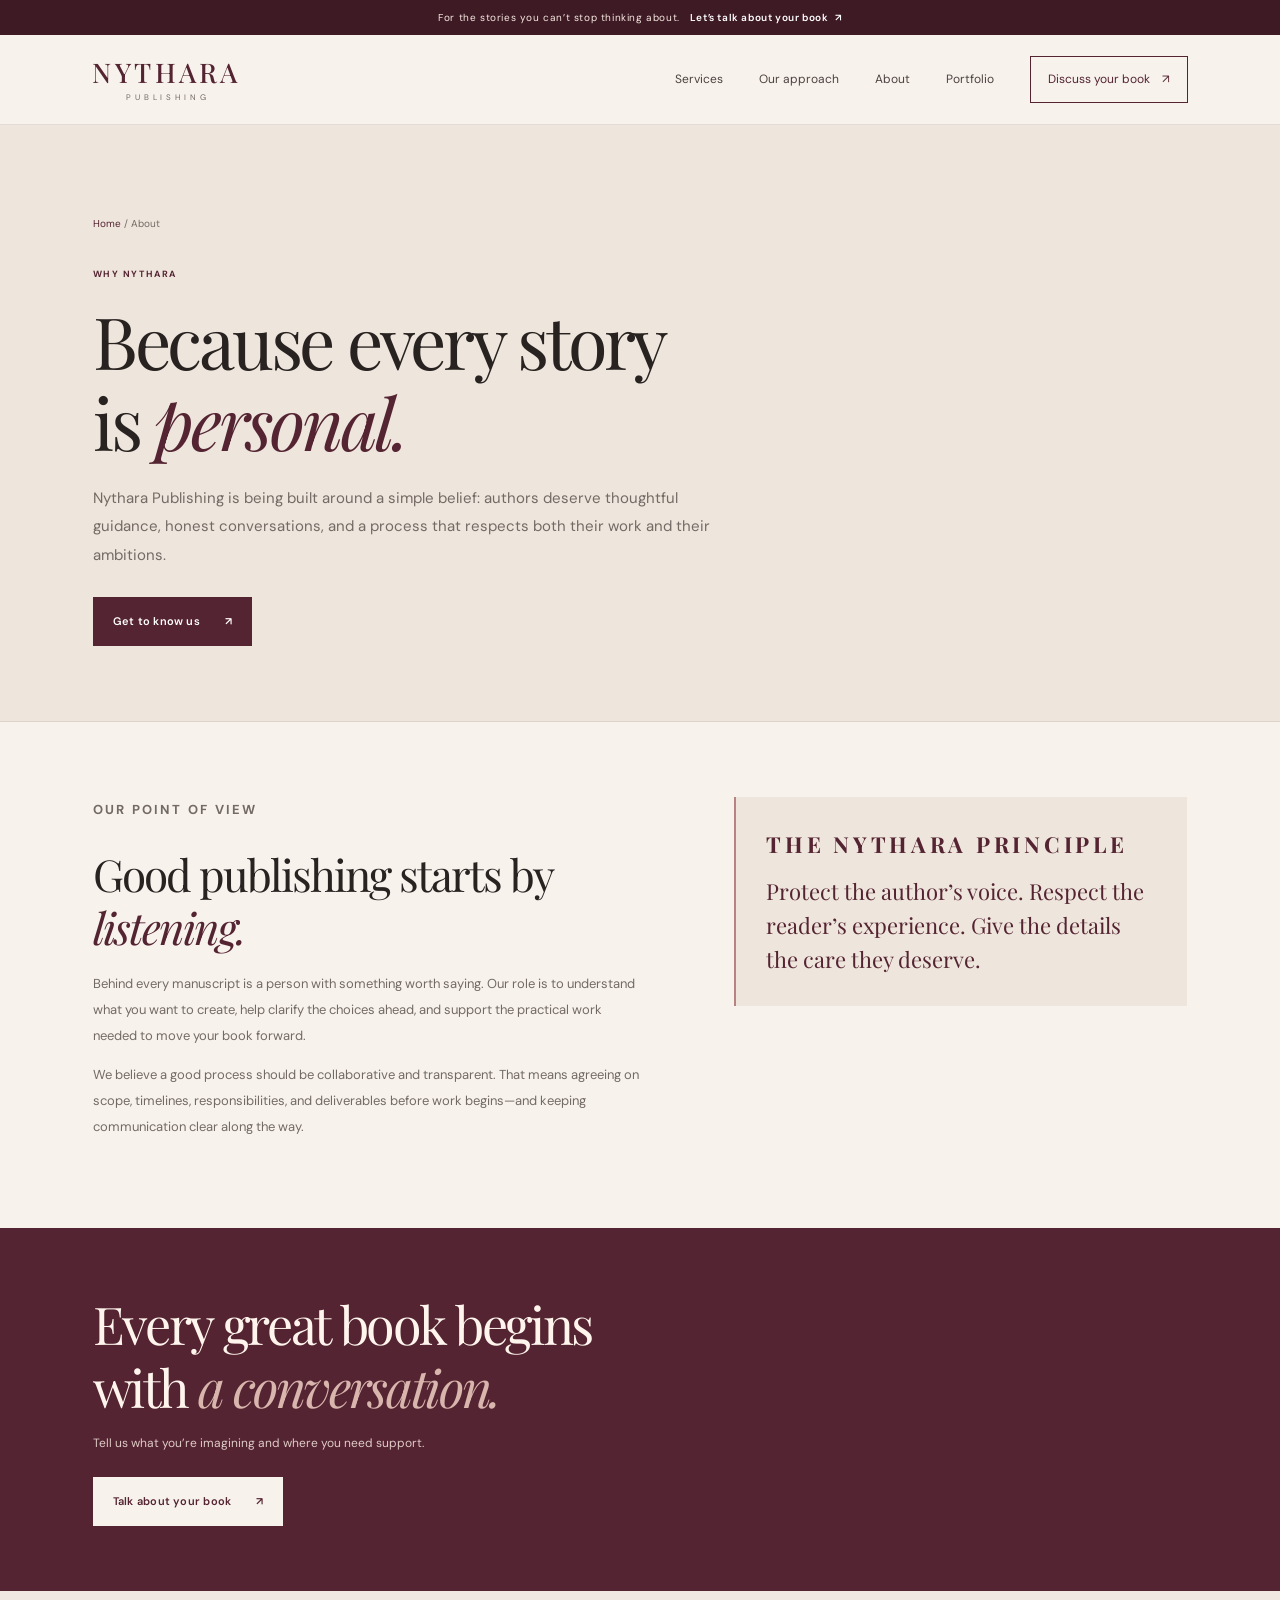
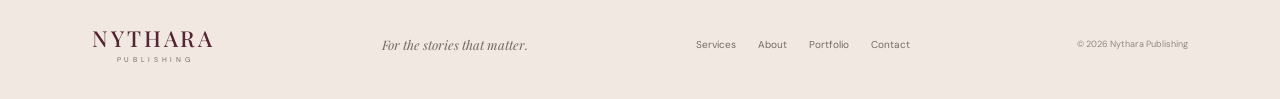
<file: about.html>
<!doctype html>
<html lang="en"><head><meta charset="utf-8"><meta name="viewport" content="width=device-width,initial-scale=1"><meta name="theme-color" content="#542432"><meta name="description" content="Learn about Nythara Publishing's author-first approach to writing, editing, design, and publishing support."><meta property="og:title" content="About Nythara | Nythara Publishing"><meta property="og:description" content="Learn about Nythara Publishing's author-first approach to writing, editing, design, and publishing support."><meta property="og:type" content="website"><title>About Nythara | Nythara Publishing</title><link rel="preconnect" href="https://fonts.googleapis.com"><link rel="preconnect" href="https://fonts.gstatic.com" crossorigin><link href="https://fonts.googleapis.com/css2?family=DM+Sans:wght@400;500;600;700&family=Playfair+Display:ital,wght@0,400;0,500;0,600;0,700;1,400;1,500&display=swap" rel="stylesheet"><link rel="stylesheet" href="styles.css"><link rel="stylesheet" href="inner-page.css"></head><body><div class="announcement">For the stories you can’t stop thinking about. <a href="contact.html">Let’s talk about your book <span>↗</span></a></div><header class="site-header"><a class="wordmark" href="index.html" aria-label="Nythara Publishing home"><span class="wordmark-name">NYTHARA</span><span class="wordmark-sub">P U B L I S H I N G</span></a><button class="menu-toggle" aria-label="Open navigation" aria-expanded="false" aria-controls="main-nav"><span></span><span></span></button><nav class="main-nav" id="main-nav" aria-label="Main navigation"><a href="services.html">Services</a><a href="index.html#approach">Our approach</a><a href="about.html">About</a><a href="portfolio.html">Portfolio</a><a class="nav-cta" href="contact.html">Discuss your book <span>↗</span></a></nav></header><main><section class="inner-hero"><div class="section-shell"><div class="breadcrumbs"><a href="index.html">Home</a> / About</div><p class="eyebrow">WHY NYTHARA</p><h1>Because every story<br>is <em>personal.</em></h1><p class="lead">Nythara Publishing is being built around a simple belief: authors deserve thoughtful guidance, honest conversations, and a process that respects both their work and their ambitions.</p><a class="button button-dark" href="contact.html">Get to know us <span>↗</span></a></div></section><section class="content-section"><div class="section-shell content-grid"><div><p class="eyebrow">OUR POINT OF VIEW</p><h2>Good publishing starts by <em>listening.</em></h2><p>Behind every manuscript is a person with something worth saying. Our role is to understand what you want to create, help clarify the choices ahead, and support the practical work needed to move your book forward.</p><p>We believe a good process should be collaborative and transparent. That means agreeing on scope, timelines, responsibilities, and deliverables before work begins—and keeping communication clear along the way.</p></div><aside class="editorial-note"><p class="eyebrow">THE NYTHARA PRINCIPLE</p><p>Protect the author’s voice. Respect the reader’s experience. Give the details the care they deserve.</p></aside></div></section><section class="page-cta"><div class="section-shell"><h2>Every great book begins<br>with <em>a conversation.</em></h2><p>Tell us what you’re imagining and where you need support.</p><a class="button button-light" href="contact.html">Talk about your book <span>↗</span></a></div></section></main><footer class="site-footer"><a class="wordmark footer-wordmark" href="index.html"><span class="wordmark-name">NYTHARA</span><span class="wordmark-sub">P U B L I S H I N G</span></a><p>For the stories that matter.</p><div class="footer-links"><a href="services.html">Services</a><a href="about.html">About</a><a href="portfolio.html">Portfolio</a><a href="contact.html">Contact</a></div><span class="copyright">© <span id="year">2026</span> Nythara Publishing</span></footer><script src="script.js"></script></body></html>
</file>
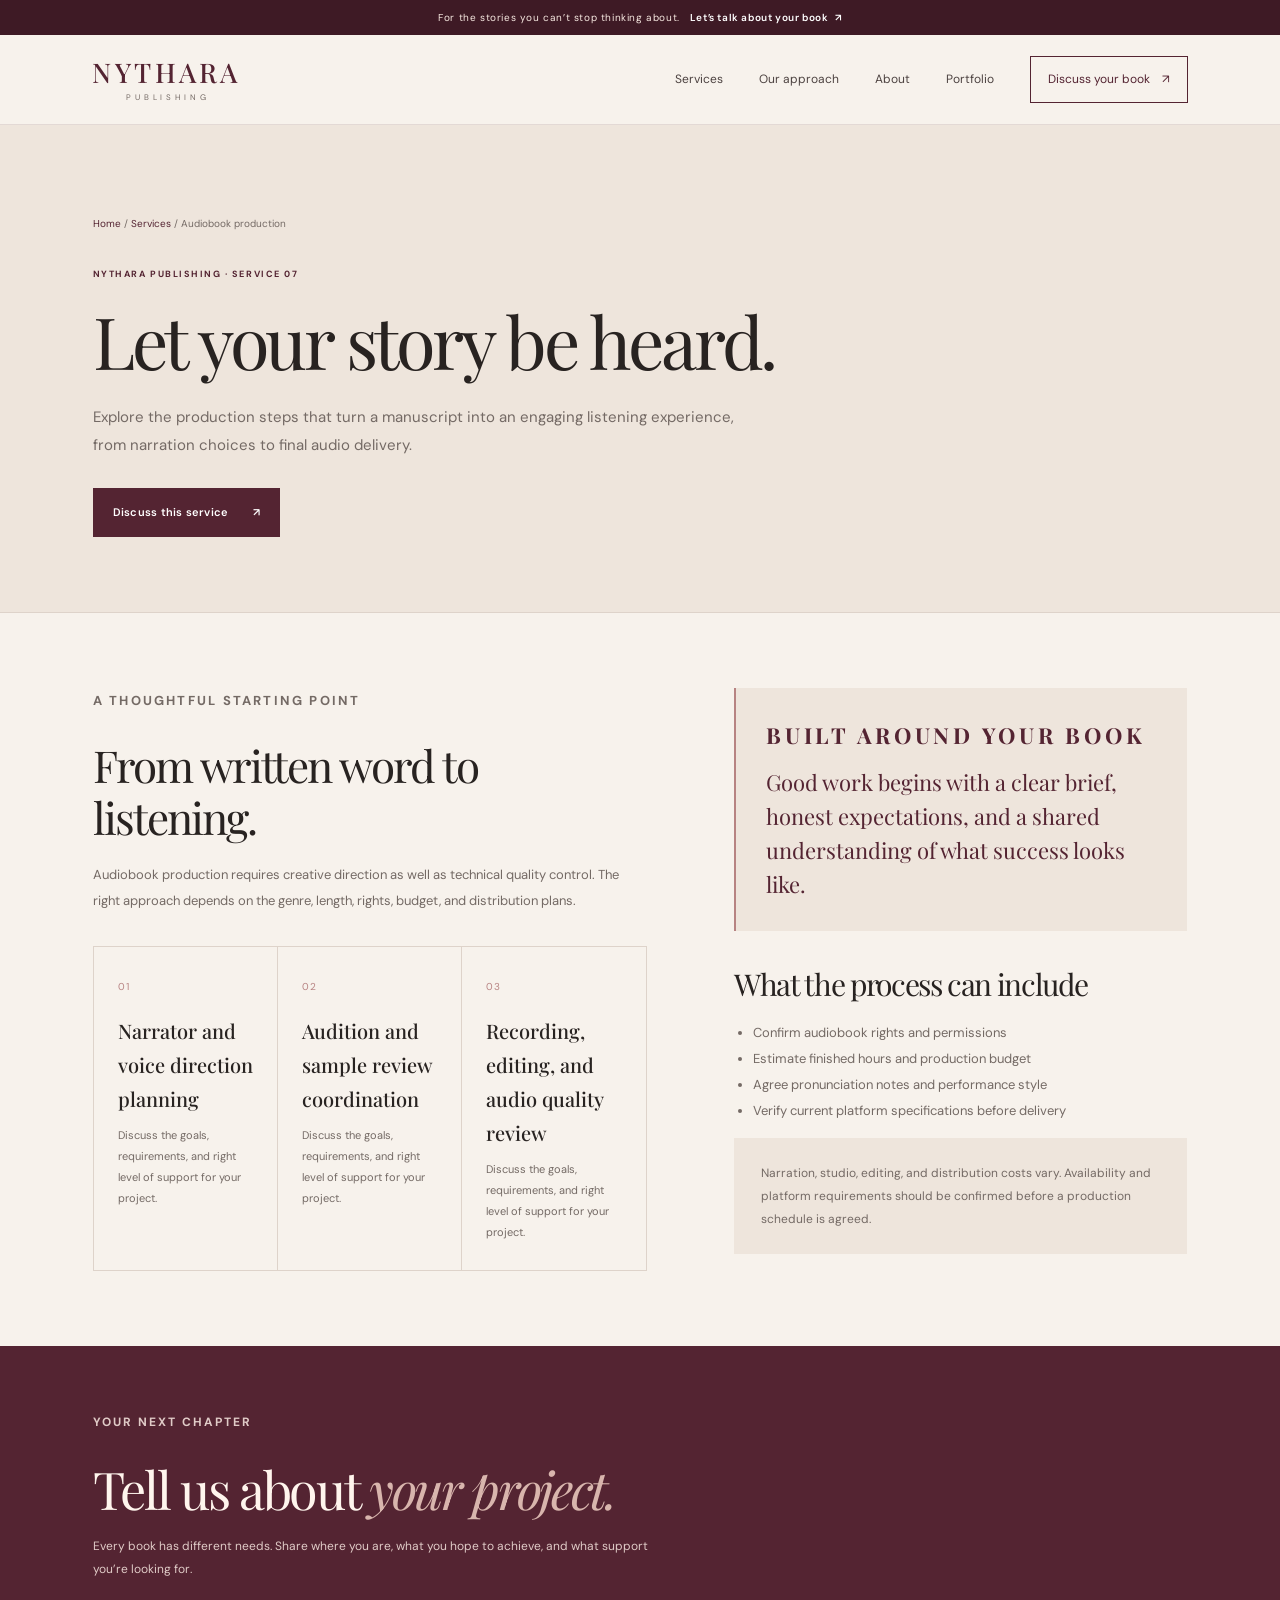
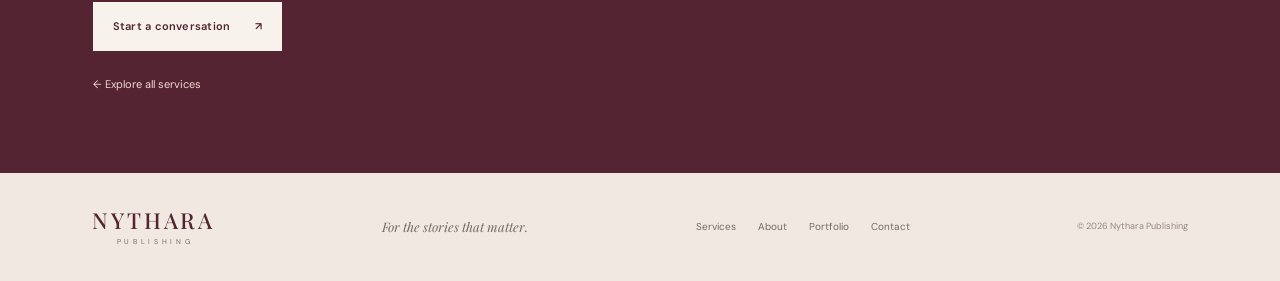
<file: audiobook-production.html>
<!doctype html>
<html lang="en"><head><meta charset="utf-8"><meta name="viewport" content="width=device-width,initial-scale=1"><meta name="theme-color" content="#542432"><meta name="description" content="Explore the production steps that turn a manuscript into an engaging listening experience, from narration choices to final audio delivery."><meta property="og:title" content="Audiobook production | Nythara Publishing"><meta property="og:description" content="Explore the production steps that turn a manuscript into an engaging listening experience, from narration choices to final audio delivery."><meta property="og:type" content="website"><title>Audiobook production | Nythara Publishing</title><link rel="preconnect" href="https://fonts.googleapis.com"><link rel="preconnect" href="https://fonts.gstatic.com" crossorigin><link href="https://fonts.googleapis.com/css2?family=DM+Sans:wght@400;500;600;700&family=Playfair+Display:ital,wght@0,400;0,500;0,600;0,700;1,400;1,500&display=swap" rel="stylesheet"><link rel="stylesheet" href="styles.css"><link rel="stylesheet" href="inner-page.css"></head><body><div class="announcement">For the stories you can’t stop thinking about. <a href="contact.html">Let’s talk about your book <span>↗</span></a></div><header class="site-header"><a class="wordmark" href="index.html" aria-label="Nythara Publishing home"><span class="wordmark-name">NYTHARA</span><span class="wordmark-sub">P U B L I S H I N G</span></a><button class="menu-toggle" aria-label="Open navigation" aria-expanded="false" aria-controls="main-nav"><span></span><span></span></button><nav class="main-nav" id="main-nav" aria-label="Main navigation"><a href="services.html">Services</a><a href="index.html#approach">Our approach</a><a href="about.html">About</a><a href="portfolio.html">Portfolio</a><a class="nav-cta" href="contact.html">Discuss your book <span>↗</span></a></nav></header><main><section class="inner-hero"><div class="section-shell"><div class="breadcrumbs"><a href="index.html">Home</a> / <a href="services.html">Services</a> / Audiobook production</div><p class="eyebrow">NYTHARA PUBLISHING · SERVICE 07</p><h1>Let your story be heard.</h1><p class="lead">Explore the production steps that turn a manuscript into an engaging listening experience, from narration choices to final audio delivery.</p><a class="button button-dark" href="contact.html?service=Audiobook%20production">Discuss this service <span>↗</span></a></div></section><section class="content-section"><div class="section-shell content-grid"><div><p class="eyebrow">A THOUGHTFUL STARTING POINT</p><h2>From written word to listening.</h2><p>Audiobook production requires creative direction as well as technical quality control. The right approach depends on the genre, length, rights, budget, and distribution plans.</p><div class="feature-grid"><div class="feature"><span class="number">01</span><h3>Narrator and voice direction planning</h3><p>Discuss the goals, requirements, and right level of support for your project.</p></div><div class="feature"><span class="number">02</span><h3>Audition and sample review coordination</h3><p>Discuss the goals, requirements, and right level of support for your project.</p></div><div class="feature"><span class="number">03</span><h3>Recording, editing, and audio quality review</h3><p>Discuss the goals, requirements, and right level of support for your project.</p></div></div></div><aside><div class="editorial-note"><p class="eyebrow">BUILT AROUND YOUR BOOK</p><p>Good work begins with a clear brief, honest expectations, and a shared understanding of what success looks like.</p></div><h2 style="font-size:30px;margin-top:35px">What the process can include</h2><ul><li>Confirm audiobook rights and permissions</li><li>Estimate finished hours and production budget</li><li>Agree pronunciation notes and performance style</li><li>Verify current platform specifications before delivery</li></ul><div class="notice">Narration, studio, editing, and distribution costs vary. Availability and platform requirements should be confirmed before a production schedule is agreed.</div></aside></div></section><section class="page-cta"><div class="section-shell"><p class="eyebrow">YOUR NEXT CHAPTER</p><h2>Tell us about <em>your project.</em></h2><p>Every book has different needs. Share where you are, what you hope to achieve, and what support you’re looking for.</p><a class="button button-light" href="contact.html?service=Audiobook%20production">Start a conversation <span>↗</span></a><p style="margin-top:22px"><a href="services.html" style="color:#f3d9d0;font-size:11px">← Explore all services</a></p></div></section></main><footer class="site-footer"><a class="wordmark footer-wordmark" href="index.html"><span class="wordmark-name">NYTHARA</span><span class="wordmark-sub">P U B L I S H I N G</span></a><p>For the stories that matter.</p><div class="footer-links"><a href="services.html">Services</a><a href="about.html">About</a><a href="portfolio.html">Portfolio</a><a href="contact.html">Contact</a></div><span class="copyright">© <span id="year">2026</span> Nythara Publishing</span></footer><script src="script.js"></script></body></html>
</file>
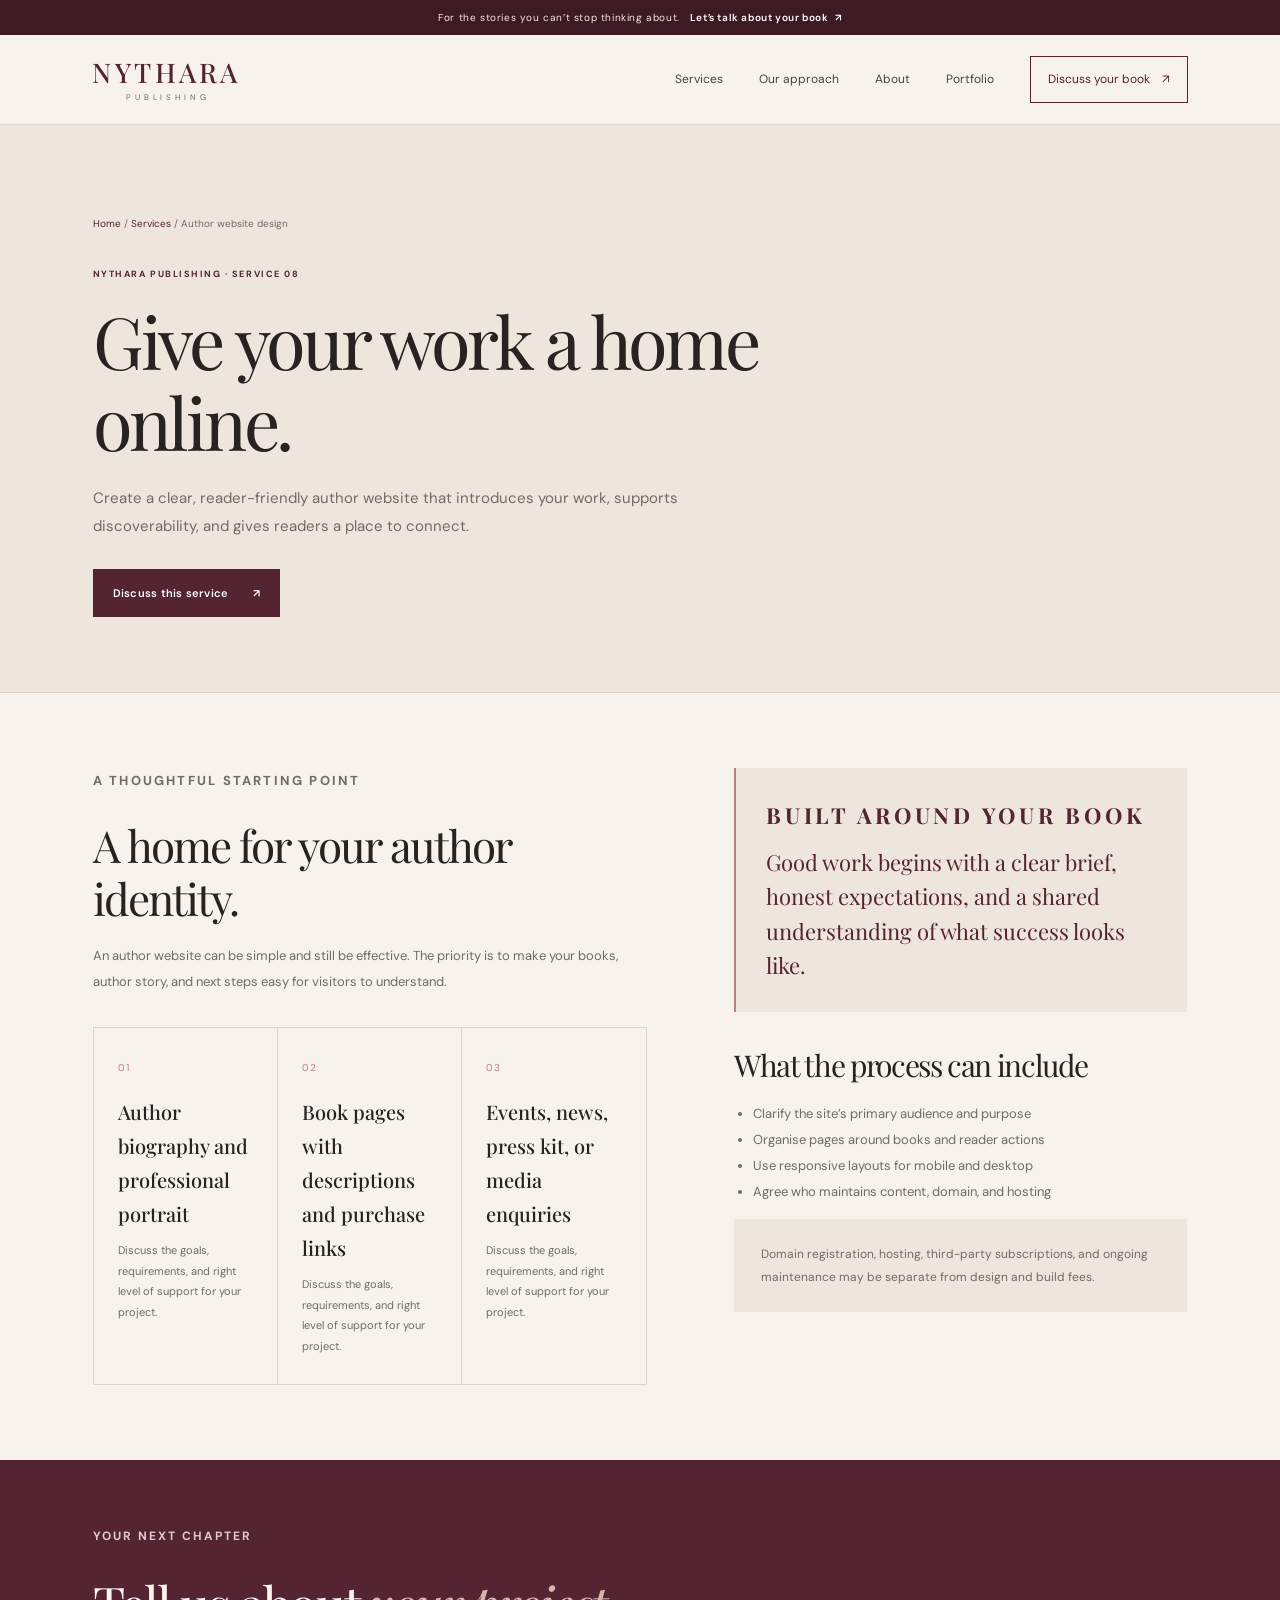
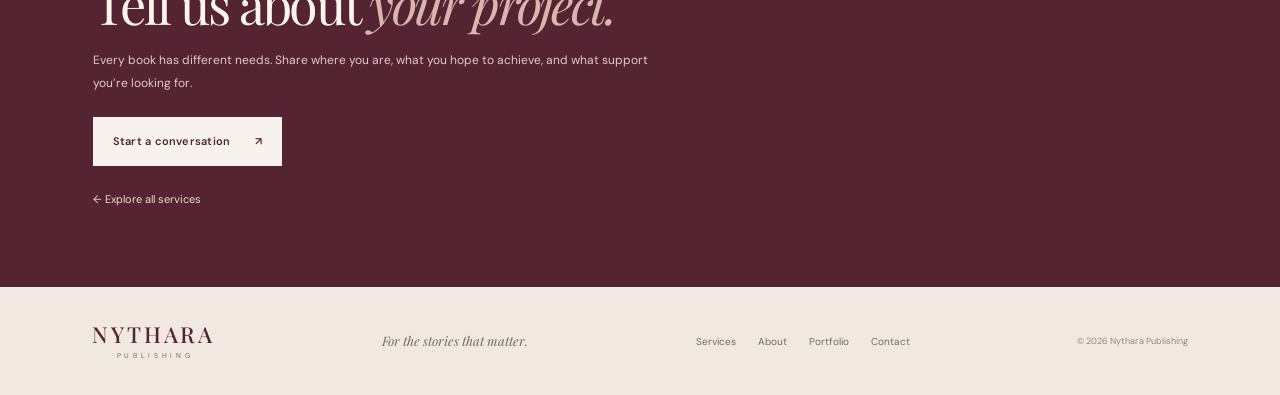
<file: author-website-design.html>
<!doctype html>
<html lang="en"><head><meta charset="utf-8"><meta name="viewport" content="width=device-width,initial-scale=1"><meta name="theme-color" content="#542432"><meta name="description" content="Create a clear, reader-friendly author website that introduces your work, supports discoverability, and gives readers a place to connect."><meta property="og:title" content="Author website design | Nythara Publishing"><meta property="og:description" content="Create a clear, reader-friendly author website that introduces your work, supports discoverability, and gives readers a place to connect."><meta property="og:type" content="website"><title>Author website design | Nythara Publishing</title><link rel="preconnect" href="https://fonts.googleapis.com"><link rel="preconnect" href="https://fonts.gstatic.com" crossorigin><link href="https://fonts.googleapis.com/css2?family=DM+Sans:wght@400;500;600;700&family=Playfair+Display:ital,wght@0,400;0,500;0,600;0,700;1,400;1,500&display=swap" rel="stylesheet"><link rel="stylesheet" href="styles.css"><link rel="stylesheet" href="inner-page.css"></head><body><div class="announcement">For the stories you can’t stop thinking about. <a href="contact.html">Let’s talk about your book <span>↗</span></a></div><header class="site-header"><a class="wordmark" href="index.html" aria-label="Nythara Publishing home"><span class="wordmark-name">NYTHARA</span><span class="wordmark-sub">P U B L I S H I N G</span></a><button class="menu-toggle" aria-label="Open navigation" aria-expanded="false" aria-controls="main-nav"><span></span><span></span></button><nav class="main-nav" id="main-nav" aria-label="Main navigation"><a href="services.html">Services</a><a href="index.html#approach">Our approach</a><a href="about.html">About</a><a href="portfolio.html">Portfolio</a><a class="nav-cta" href="contact.html">Discuss your book <span>↗</span></a></nav></header><main><section class="inner-hero"><div class="section-shell"><div class="breadcrumbs"><a href="index.html">Home</a> / <a href="services.html">Services</a> / Author website design</div><p class="eyebrow">NYTHARA PUBLISHING · SERVICE 08</p><h1>Give your work a home online.</h1><p class="lead">Create a clear, reader-friendly author website that introduces your work, supports discoverability, and gives readers a place to connect.</p><a class="button button-dark" href="contact.html?service=Author%20website%20design">Discuss this service <span>↗</span></a></div></section><section class="content-section"><div class="section-shell content-grid"><div><p class="eyebrow">A THOUGHTFUL STARTING POINT</p><h2>A home for your author identity.</h2><p>An author website can be simple and still be effective. The priority is to make your books, author story, and next steps easy for visitors to understand.</p><div class="feature-grid"><div class="feature"><span class="number">01</span><h3>Author biography and professional portrait</h3><p>Discuss the goals, requirements, and right level of support for your project.</p></div><div class="feature"><span class="number">02</span><h3>Book pages with descriptions and purchase links</h3><p>Discuss the goals, requirements, and right level of support for your project.</p></div><div class="feature"><span class="number">03</span><h3>Events, news, press kit, or media enquiries</h3><p>Discuss the goals, requirements, and right level of support for your project.</p></div></div></div><aside><div class="editorial-note"><p class="eyebrow">BUILT AROUND YOUR BOOK</p><p>Good work begins with a clear brief, honest expectations, and a shared understanding of what success looks like.</p></div><h2 style="font-size:30px;margin-top:35px">What the process can include</h2><ul><li>Clarify the site’s primary audience and purpose</li><li>Organise pages around books and reader actions</li><li>Use responsive layouts for mobile and desktop</li><li>Agree who maintains content, domain, and hosting</li></ul><div class="notice">Domain registration, hosting, third-party subscriptions, and ongoing maintenance may be separate from design and build fees.</div></aside></div></section><section class="page-cta"><div class="section-shell"><p class="eyebrow">YOUR NEXT CHAPTER</p><h2>Tell us about <em>your project.</em></h2><p>Every book has different needs. Share where you are, what you hope to achieve, and what support you’re looking for.</p><a class="button button-light" href="contact.html?service=Author%20website%20design">Start a conversation <span>↗</span></a><p style="margin-top:22px"><a href="services.html" style="color:#f3d9d0;font-size:11px">← Explore all services</a></p></div></section></main><footer class="site-footer"><a class="wordmark footer-wordmark" href="index.html"><span class="wordmark-name">NYTHARA</span><span class="wordmark-sub">P U B L I S H I N G</span></a><p>For the stories that matter.</p><div class="footer-links"><a href="services.html">Services</a><a href="about.html">About</a><a href="portfolio.html">Portfolio</a><a href="contact.html">Contact</a></div><span class="copyright">© <span id="year">2026</span> Nythara Publishing</span></footer><script src="script.js"></script></body></html>
</file>
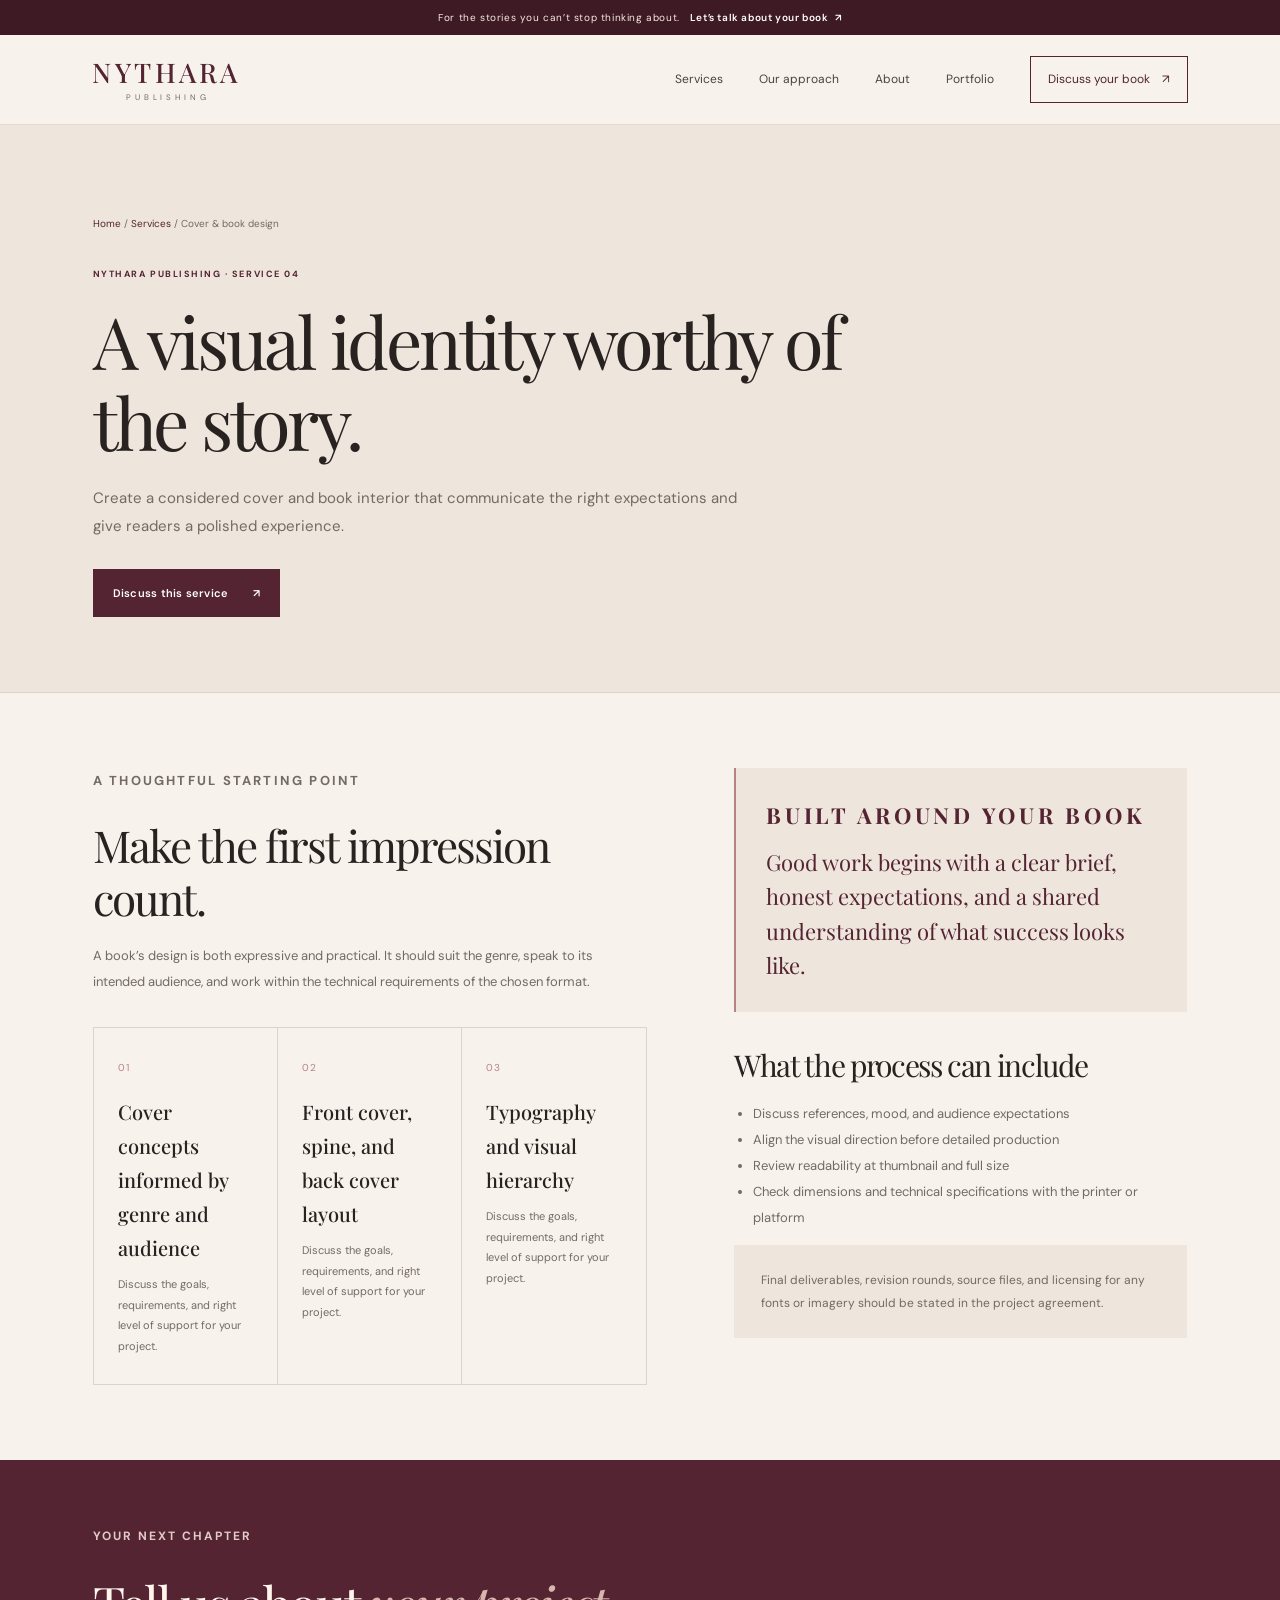
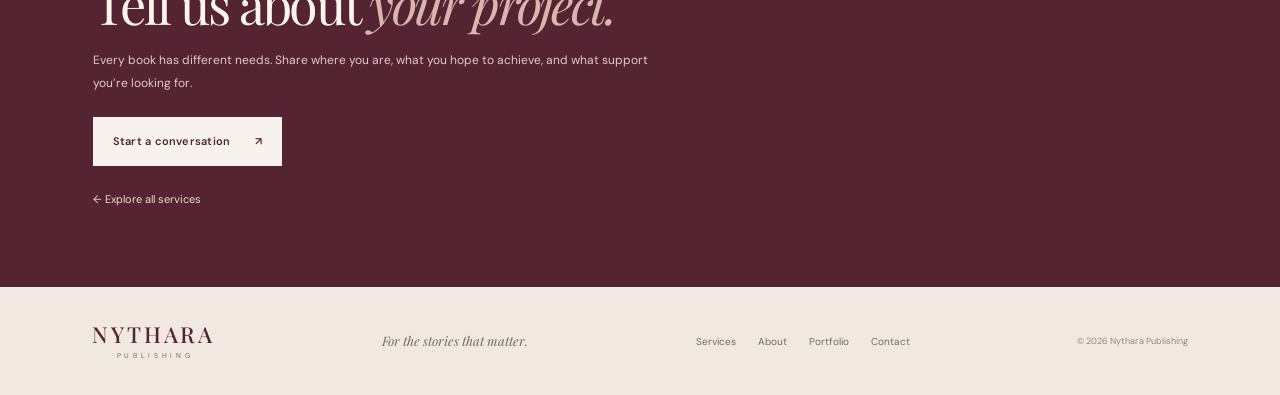
<file: book-design.html>
<!doctype html>
<html lang="en"><head><meta charset="utf-8"><meta name="viewport" content="width=device-width,initial-scale=1"><meta name="theme-color" content="#542432"><meta name="description" content="Create a considered cover and book interior that communicate the right expectations and give readers a polished experience."><meta property="og:title" content="Cover & book design | Nythara Publishing"><meta property="og:description" content="Create a considered cover and book interior that communicate the right expectations and give readers a polished experience."><meta property="og:type" content="website"><title>Cover & book design | Nythara Publishing</title><link rel="preconnect" href="https://fonts.googleapis.com"><link rel="preconnect" href="https://fonts.gstatic.com" crossorigin><link href="https://fonts.googleapis.com/css2?family=DM+Sans:wght@400;500;600;700&family=Playfair+Display:ital,wght@0,400;0,500;0,600;0,700;1,400;1,500&display=swap" rel="stylesheet"><link rel="stylesheet" href="styles.css"><link rel="stylesheet" href="inner-page.css"></head><body><div class="announcement">For the stories you can’t stop thinking about. <a href="contact.html">Let’s talk about your book <span>↗</span></a></div><header class="site-header"><a class="wordmark" href="index.html" aria-label="Nythara Publishing home"><span class="wordmark-name">NYTHARA</span><span class="wordmark-sub">P U B L I S H I N G</span></a><button class="menu-toggle" aria-label="Open navigation" aria-expanded="false" aria-controls="main-nav"><span></span><span></span></button><nav class="main-nav" id="main-nav" aria-label="Main navigation"><a href="services.html">Services</a><a href="index.html#approach">Our approach</a><a href="about.html">About</a><a href="portfolio.html">Portfolio</a><a class="nav-cta" href="contact.html">Discuss your book <span>↗</span></a></nav></header><main><section class="inner-hero"><div class="section-shell"><div class="breadcrumbs"><a href="index.html">Home</a> / <a href="services.html">Services</a> / Cover & book design</div><p class="eyebrow">NYTHARA PUBLISHING · SERVICE 04</p><h1>A visual identity worthy of the story.</h1><p class="lead">Create a considered cover and book interior that communicate the right expectations and give readers a polished experience.</p><a class="button button-dark" href="contact.html?service=Cover%20%26%20book%20design">Discuss this service <span>↗</span></a></div></section><section class="content-section"><div class="section-shell content-grid"><div><p class="eyebrow">A THOUGHTFUL STARTING POINT</p><h2>Make the first impression count.</h2><p>A book’s design is both expressive and practical. It should suit the genre, speak to its intended audience, and work within the technical requirements of the chosen format.</p><div class="feature-grid"><div class="feature"><span class="number">01</span><h3>Cover concepts informed by genre and audience</h3><p>Discuss the goals, requirements, and right level of support for your project.</p></div><div class="feature"><span class="number">02</span><h3>Front cover, spine, and back cover layout</h3><p>Discuss the goals, requirements, and right level of support for your project.</p></div><div class="feature"><span class="number">03</span><h3>Typography and visual hierarchy</h3><p>Discuss the goals, requirements, and right level of support for your project.</p></div></div></div><aside><div class="editorial-note"><p class="eyebrow">BUILT AROUND YOUR BOOK</p><p>Good work begins with a clear brief, honest expectations, and a shared understanding of what success looks like.</p></div><h2 style="font-size:30px;margin-top:35px">What the process can include</h2><ul><li>Discuss references, mood, and audience expectations</li><li>Align the visual direction before detailed production</li><li>Review readability at thumbnail and full size</li><li>Check dimensions and technical specifications with the printer or platform</li></ul><div class="notice">Final deliverables, revision rounds, source files, and licensing for any fonts or imagery should be stated in the project agreement.</div></aside></div></section><section class="page-cta"><div class="section-shell"><p class="eyebrow">YOUR NEXT CHAPTER</p><h2>Tell us about <em>your project.</em></h2><p>Every book has different needs. Share where you are, what you hope to achieve, and what support you’re looking for.</p><a class="button button-light" href="contact.html?service=Cover%20%26%20book%20design">Start a conversation <span>↗</span></a><p style="margin-top:22px"><a href="services.html" style="color:#f3d9d0;font-size:11px">← Explore all services</a></p></div></section></main><footer class="site-footer"><a class="wordmark footer-wordmark" href="index.html"><span class="wordmark-name">NYTHARA</span><span class="wordmark-sub">P U B L I S H I N G</span></a><p>For the stories that matter.</p><div class="footer-links"><a href="services.html">Services</a><a href="about.html">About</a><a href="portfolio.html">Portfolio</a><a href="contact.html">Contact</a></div><span class="copyright">© <span id="year">2026</span> Nythara Publishing</span></footer><script src="script.js"></script></body></html>
</file>
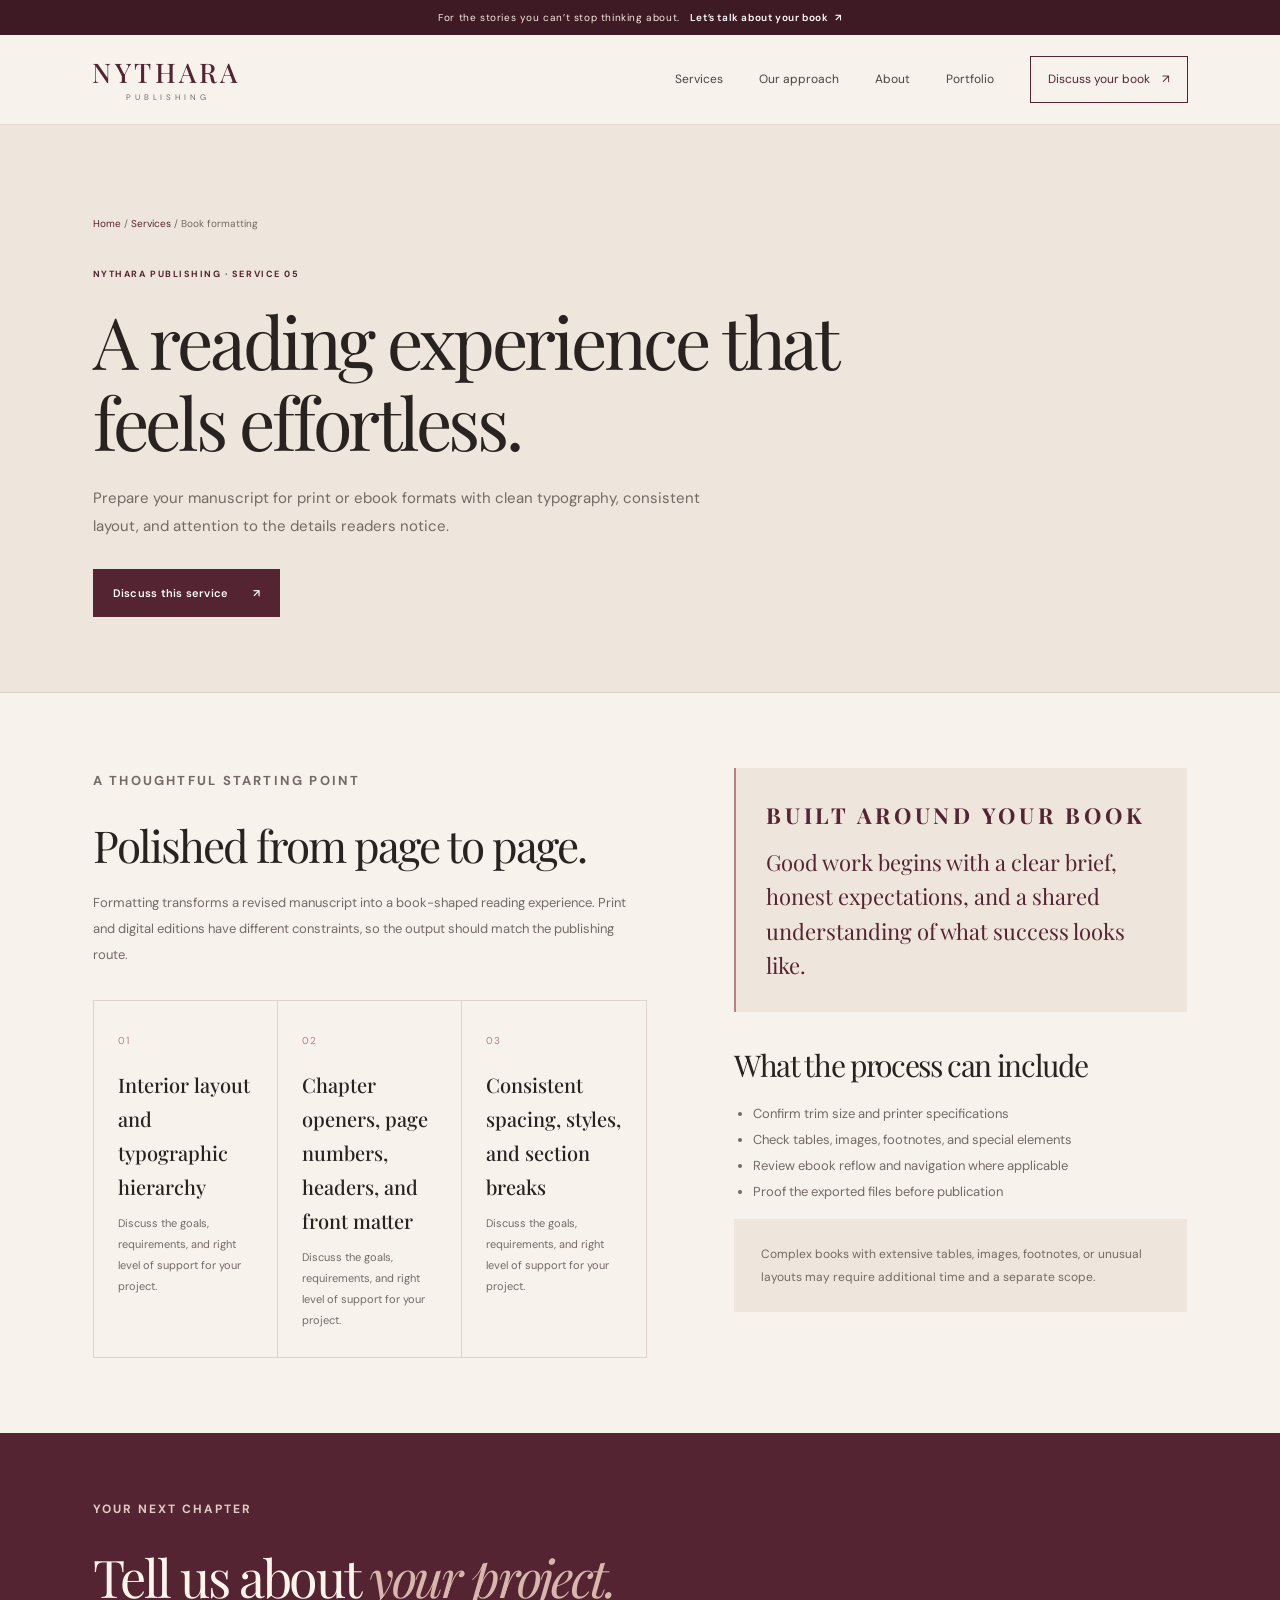
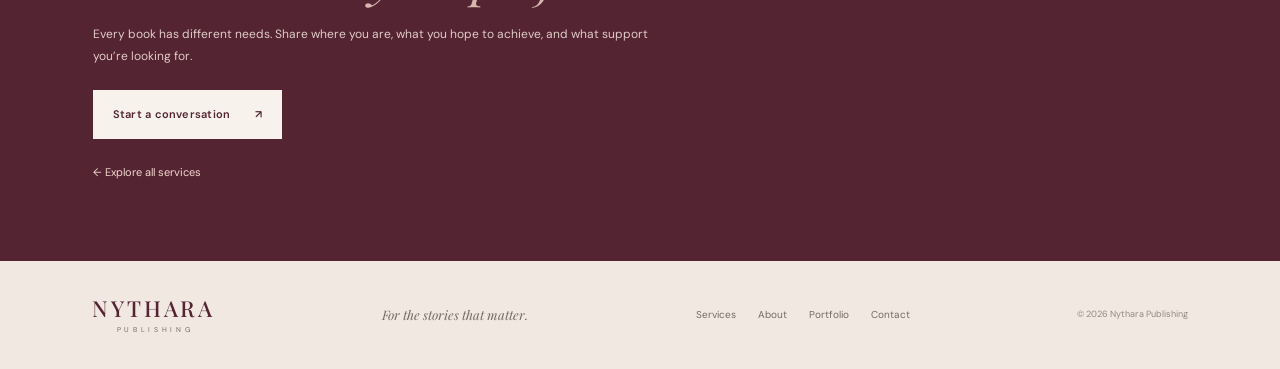
<file: book-formatting.html>
<!doctype html>
<html lang="en"><head><meta charset="utf-8"><meta name="viewport" content="width=device-width,initial-scale=1"><meta name="theme-color" content="#542432"><meta name="description" content="Prepare your manuscript for print or ebook formats with clean typography, consistent layout, and attention to the details readers notice."><meta property="og:title" content="Book formatting | Nythara Publishing"><meta property="og:description" content="Prepare your manuscript for print or ebook formats with clean typography, consistent layout, and attention to the details readers notice."><meta property="og:type" content="website"><title>Book formatting | Nythara Publishing</title><link rel="preconnect" href="https://fonts.googleapis.com"><link rel="preconnect" href="https://fonts.gstatic.com" crossorigin><link href="https://fonts.googleapis.com/css2?family=DM+Sans:wght@400;500;600;700&family=Playfair+Display:ital,wght@0,400;0,500;0,600;0,700;1,400;1,500&display=swap" rel="stylesheet"><link rel="stylesheet" href="styles.css"><link rel="stylesheet" href="inner-page.css"></head><body><div class="announcement">For the stories you can’t stop thinking about. <a href="contact.html">Let’s talk about your book <span>↗</span></a></div><header class="site-header"><a class="wordmark" href="index.html" aria-label="Nythara Publishing home"><span class="wordmark-name">NYTHARA</span><span class="wordmark-sub">P U B L I S H I N G</span></a><button class="menu-toggle" aria-label="Open navigation" aria-expanded="false" aria-controls="main-nav"><span></span><span></span></button><nav class="main-nav" id="main-nav" aria-label="Main navigation"><a href="services.html">Services</a><a href="index.html#approach">Our approach</a><a href="about.html">About</a><a href="portfolio.html">Portfolio</a><a class="nav-cta" href="contact.html">Discuss your book <span>↗</span></a></nav></header><main><section class="inner-hero"><div class="section-shell"><div class="breadcrumbs"><a href="index.html">Home</a> / <a href="services.html">Services</a> / Book formatting</div><p class="eyebrow">NYTHARA PUBLISHING · SERVICE 05</p><h1>A reading experience that feels effortless.</h1><p class="lead">Prepare your manuscript for print or ebook formats with clean typography, consistent layout, and attention to the details readers notice.</p><a class="button button-dark" href="contact.html?service=Book%20formatting">Discuss this service <span>↗</span></a></div></section><section class="content-section"><div class="section-shell content-grid"><div><p class="eyebrow">A THOUGHTFUL STARTING POINT</p><h2>Polished from page to page.</h2><p>Formatting transforms a revised manuscript into a book-shaped reading experience. Print and digital editions have different constraints, so the output should match the publishing route.</p><div class="feature-grid"><div class="feature"><span class="number">01</span><h3>Interior layout and typographic hierarchy</h3><p>Discuss the goals, requirements, and right level of support for your project.</p></div><div class="feature"><span class="number">02</span><h3>Chapter openers, page numbers, headers, and front matter</h3><p>Discuss the goals, requirements, and right level of support for your project.</p></div><div class="feature"><span class="number">03</span><h3>Consistent spacing, styles, and section breaks</h3><p>Discuss the goals, requirements, and right level of support for your project.</p></div></div></div><aside><div class="editorial-note"><p class="eyebrow">BUILT AROUND YOUR BOOK</p><p>Good work begins with a clear brief, honest expectations, and a shared understanding of what success looks like.</p></div><h2 style="font-size:30px;margin-top:35px">What the process can include</h2><ul><li>Confirm trim size and printer specifications</li><li>Check tables, images, footnotes, and special elements</li><li>Review ebook reflow and navigation where applicable</li><li>Proof the exported files before publication</li></ul><div class="notice">Complex books with extensive tables, images, footnotes, or unusual layouts may require additional time and a separate scope.</div></aside></div></section><section class="page-cta"><div class="section-shell"><p class="eyebrow">YOUR NEXT CHAPTER</p><h2>Tell us about <em>your project.</em></h2><p>Every book has different needs. Share where you are, what you hope to achieve, and what support you’re looking for.</p><a class="button button-light" href="contact.html?service=Book%20formatting">Start a conversation <span>↗</span></a><p style="margin-top:22px"><a href="services.html" style="color:#f3d9d0;font-size:11px">← Explore all services</a></p></div></section></main><footer class="site-footer"><a class="wordmark footer-wordmark" href="index.html"><span class="wordmark-name">NYTHARA</span><span class="wordmark-sub">P U B L I S H I N G</span></a><p>For the stories that matter.</p><div class="footer-links"><a href="services.html">Services</a><a href="about.html">About</a><a href="portfolio.html">Portfolio</a><a href="contact.html">Contact</a></div><span class="copyright">© <span id="year">2026</span> Nythara Publishing</span></footer><script src="script.js"></script></body></html>
</file>
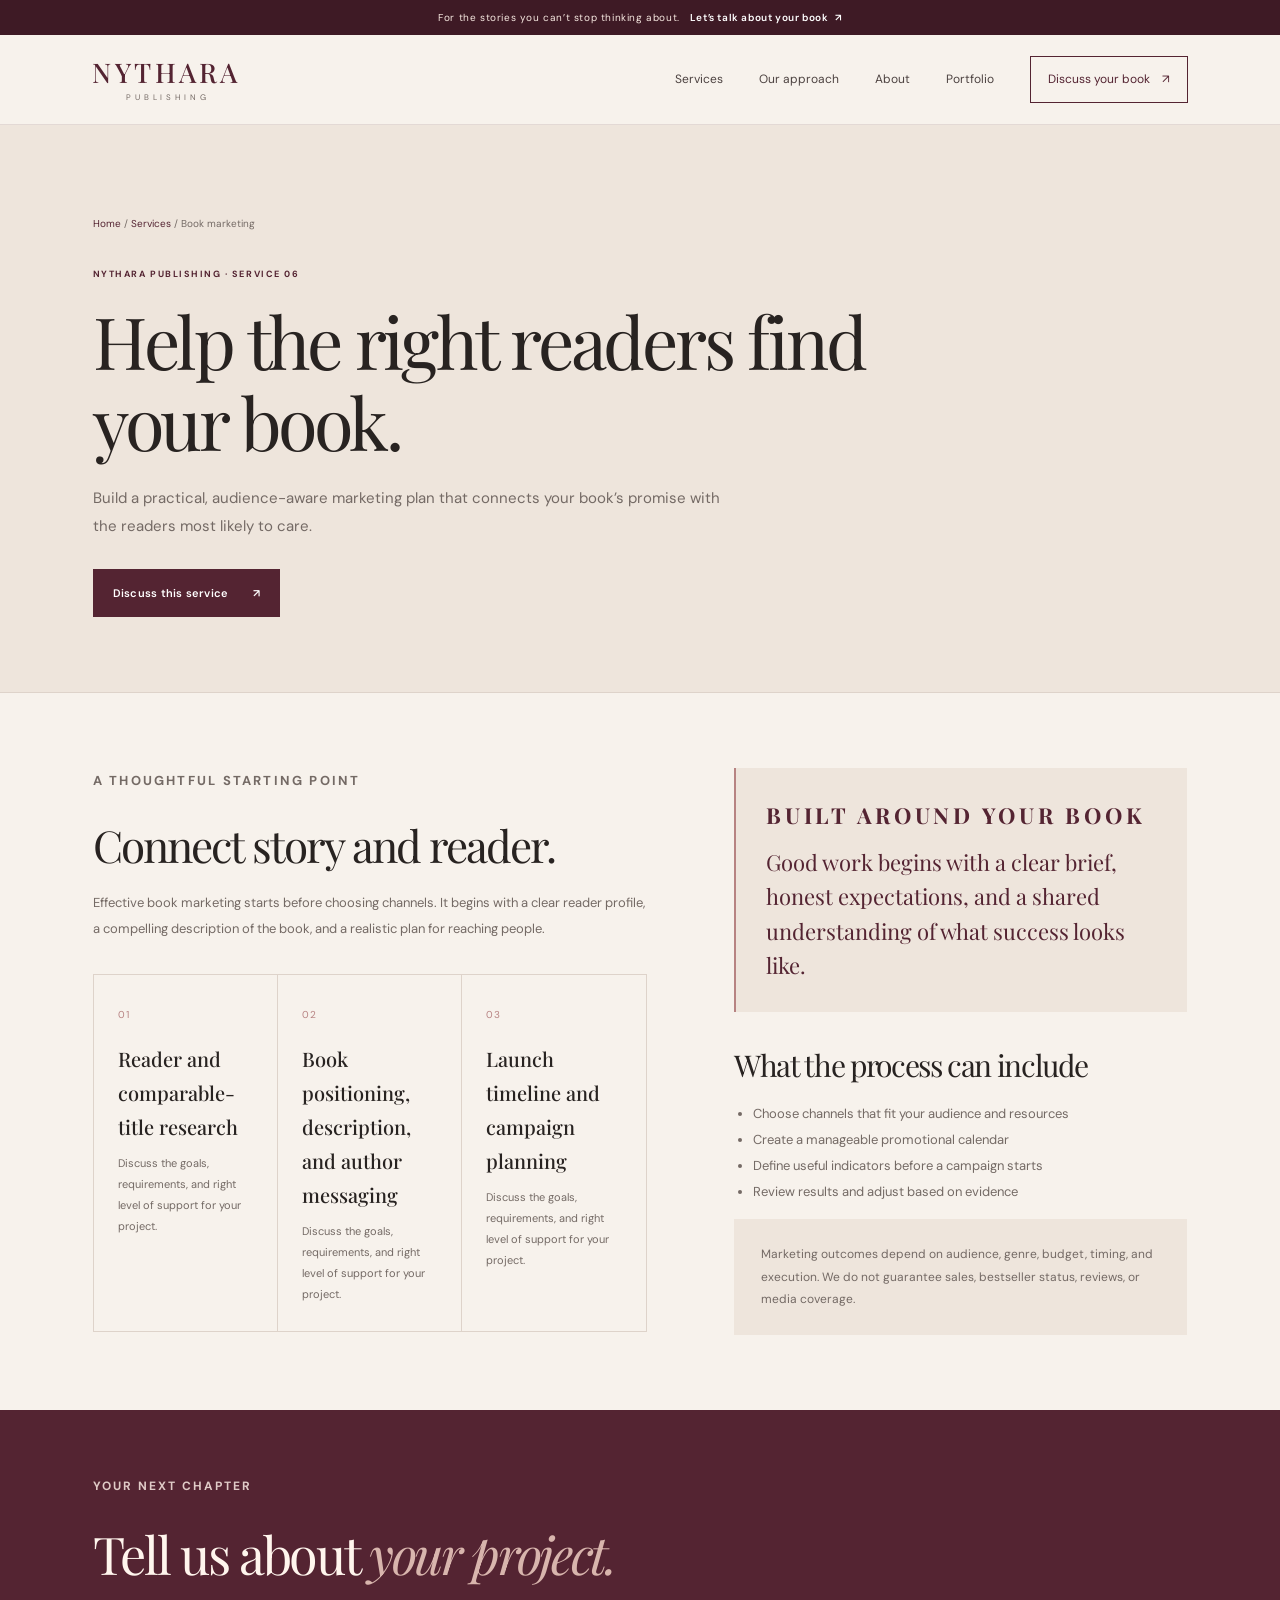
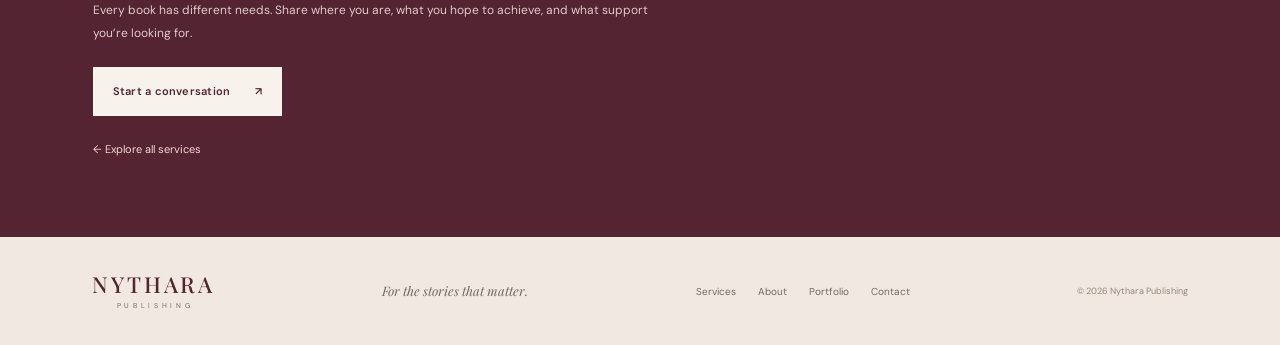
<file: book-marketing.html>
<!doctype html>
<html lang="en"><head><meta charset="utf-8"><meta name="viewport" content="width=device-width,initial-scale=1"><meta name="theme-color" content="#542432"><meta name="description" content="Build a practical, audience-aware marketing plan that connects your book’s promise with the readers most likely to care."><meta property="og:title" content="Book marketing | Nythara Publishing"><meta property="og:description" content="Build a practical, audience-aware marketing plan that connects your book’s promise with the readers most likely to care."><meta property="og:type" content="website"><title>Book marketing | Nythara Publishing</title><link rel="preconnect" href="https://fonts.googleapis.com"><link rel="preconnect" href="https://fonts.gstatic.com" crossorigin><link href="https://fonts.googleapis.com/css2?family=DM+Sans:wght@400;500;600;700&family=Playfair+Display:ital,wght@0,400;0,500;0,600;0,700;1,400;1,500&display=swap" rel="stylesheet"><link rel="stylesheet" href="styles.css"><link rel="stylesheet" href="inner-page.css"></head><body><div class="announcement">For the stories you can’t stop thinking about. <a href="contact.html">Let’s talk about your book <span>↗</span></a></div><header class="site-header"><a class="wordmark" href="index.html" aria-label="Nythara Publishing home"><span class="wordmark-name">NYTHARA</span><span class="wordmark-sub">P U B L I S H I N G</span></a><button class="menu-toggle" aria-label="Open navigation" aria-expanded="false" aria-controls="main-nav"><span></span><span></span></button><nav class="main-nav" id="main-nav" aria-label="Main navigation"><a href="services.html">Services</a><a href="index.html#approach">Our approach</a><a href="about.html">About</a><a href="portfolio.html">Portfolio</a><a class="nav-cta" href="contact.html">Discuss your book <span>↗</span></a></nav></header><main><section class="inner-hero"><div class="section-shell"><div class="breadcrumbs"><a href="index.html">Home</a> / <a href="services.html">Services</a> / Book marketing</div><p class="eyebrow">NYTHARA PUBLISHING · SERVICE 06</p><h1>Help the right readers find your book.</h1><p class="lead">Build a practical, audience-aware marketing plan that connects your book’s promise with the readers most likely to care.</p><a class="button button-dark" href="contact.html?service=Book%20marketing">Discuss this service <span>↗</span></a></div></section><section class="content-section"><div class="section-shell content-grid"><div><p class="eyebrow">A THOUGHTFUL STARTING POINT</p><h2>Connect story and reader.</h2><p>Effective book marketing starts before choosing channels. It begins with a clear reader profile, a compelling description of the book, and a realistic plan for reaching people.</p><div class="feature-grid"><div class="feature"><span class="number">01</span><h3>Reader and comparable-title research</h3><p>Discuss the goals, requirements, and right level of support for your project.</p></div><div class="feature"><span class="number">02</span><h3>Book positioning, description, and author messaging</h3><p>Discuss the goals, requirements, and right level of support for your project.</p></div><div class="feature"><span class="number">03</span><h3>Launch timeline and campaign planning</h3><p>Discuss the goals, requirements, and right level of support for your project.</p></div></div></div><aside><div class="editorial-note"><p class="eyebrow">BUILT AROUND YOUR BOOK</p><p>Good work begins with a clear brief, honest expectations, and a shared understanding of what success looks like.</p></div><h2 style="font-size:30px;margin-top:35px">What the process can include</h2><ul><li>Choose channels that fit your audience and resources</li><li>Create a manageable promotional calendar</li><li>Define useful indicators before a campaign starts</li><li>Review results and adjust based on evidence</li></ul><div class="notice">Marketing outcomes depend on audience, genre, budget, timing, and execution. We do not guarantee sales, bestseller status, reviews, or media coverage.</div></aside></div></section><section class="page-cta"><div class="section-shell"><p class="eyebrow">YOUR NEXT CHAPTER</p><h2>Tell us about <em>your project.</em></h2><p>Every book has different needs. Share where you are, what you hope to achieve, and what support you’re looking for.</p><a class="button button-light" href="contact.html?service=Book%20marketing">Start a conversation <span>↗</span></a><p style="margin-top:22px"><a href="services.html" style="color:#f3d9d0;font-size:11px">← Explore all services</a></p></div></section></main><footer class="site-footer"><a class="wordmark footer-wordmark" href="index.html"><span class="wordmark-name">NYTHARA</span><span class="wordmark-sub">P U B L I S H I N G</span></a><p>For the stories that matter.</p><div class="footer-links"><a href="services.html">Services</a><a href="about.html">About</a><a href="portfolio.html">Portfolio</a><a href="contact.html">Contact</a></div><span class="copyright">© <span id="year">2026</span> Nythara Publishing</span></footer><script src="script.js"></script></body></html>
</file>
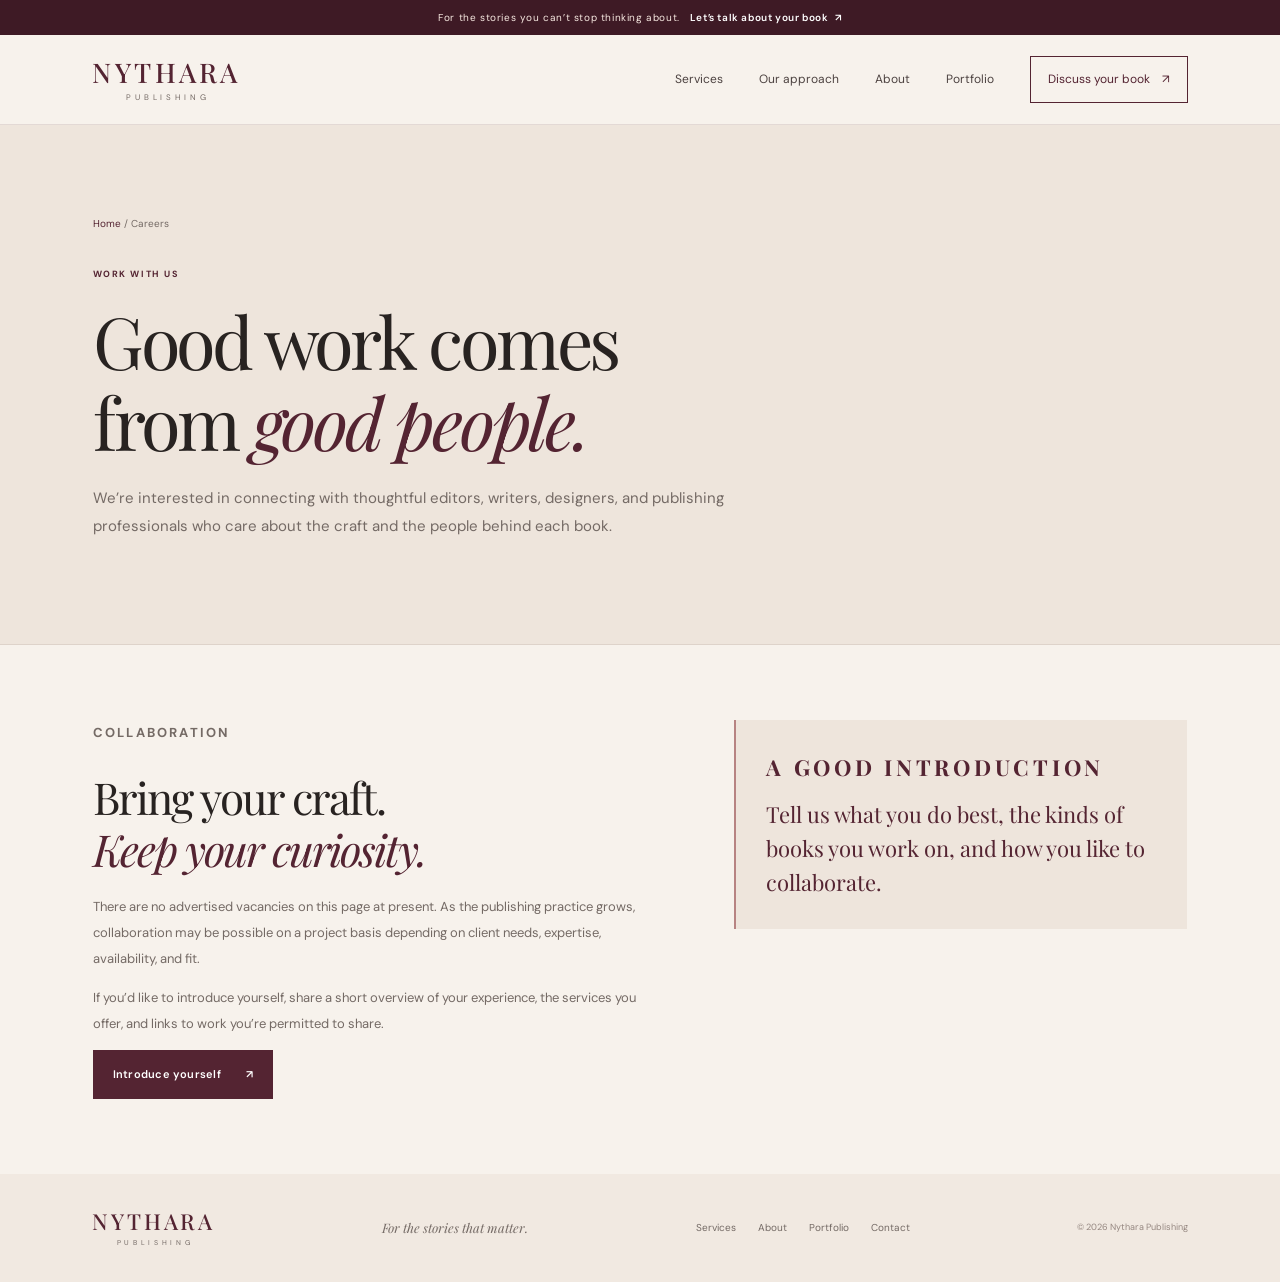
<file: careers.html>
<!doctype html>
<html lang="en"><head><meta charset="utf-8"><meta name="viewport" content="width=device-width,initial-scale=1"><meta name="theme-color" content="#542432"><meta name="description" content="Learn about future collaboration opportunities with Nythara Publishing."><meta property="og:title" content="Careers & collaborators | Nythara Publishing"><meta property="og:description" content="Learn about future collaboration opportunities with Nythara Publishing."><meta property="og:type" content="website"><title>Careers & collaborators | Nythara Publishing</title><link rel="preconnect" href="https://fonts.googleapis.com"><link rel="preconnect" href="https://fonts.gstatic.com" crossorigin><link href="https://fonts.googleapis.com/css2?family=DM+Sans:wght@400;500;600;700&family=Playfair+Display:ital,wght@0,400;0,500;0,600;0,700;1,400;1,500&display=swap" rel="stylesheet"><link rel="stylesheet" href="styles.css"><link rel="stylesheet" href="inner-page.css"></head><body><div class="announcement">For the stories you can’t stop thinking about. <a href="contact.html">Let’s talk about your book <span>↗</span></a></div><header class="site-header"><a class="wordmark" href="index.html" aria-label="Nythara Publishing home"><span class="wordmark-name">NYTHARA</span><span class="wordmark-sub">P U B L I S H I N G</span></a><button class="menu-toggle" aria-label="Open navigation" aria-expanded="false" aria-controls="main-nav"><span></span><span></span></button><nav class="main-nav" id="main-nav" aria-label="Main navigation"><a href="services.html">Services</a><a href="index.html#approach">Our approach</a><a href="about.html">About</a><a href="portfolio.html">Portfolio</a><a class="nav-cta" href="contact.html">Discuss your book <span>↗</span></a></nav></header><main><section class="inner-hero"><div class="section-shell"><div class="breadcrumbs"><a href="index.html">Home</a> / Careers</div><p class="eyebrow">WORK WITH US</p><h1>Good work comes<br>from <em>good people.</em></h1><p class="lead">We’re interested in connecting with thoughtful editors, writers, designers, and publishing professionals who care about the craft and the people behind each book.</p></div></section><section class="content-section"><div class="section-shell content-grid"><div><p class="eyebrow">COLLABORATION</p><h2>Bring your craft.<br><em>Keep your curiosity.</em></h2><p>There are no advertised vacancies on this page at present. As the publishing practice grows, collaboration may be possible on a project basis depending on client needs, expertise, availability, and fit.</p><p>If you’d like to introduce yourself, share a short overview of your experience, the services you offer, and links to work you’re permitted to share.</p><a class="button button-dark" href="contact.html?topic=collaboration">Introduce yourself <span>↗</span></a></div><aside class="editorial-note"><p class="eyebrow">A GOOD INTRODUCTION</p><p>Tell us what you do best, the kinds of books you work on, and how you like to collaborate.</p></aside></div></section></main><footer class="site-footer"><a class="wordmark footer-wordmark" href="index.html"><span class="wordmark-name">NYTHARA</span><span class="wordmark-sub">P U B L I S H I N G</span></a><p>For the stories that matter.</p><div class="footer-links"><a href="services.html">Services</a><a href="about.html">About</a><a href="portfolio.html">Portfolio</a><a href="contact.html">Contact</a></div><span class="copyright">© <span id="year">2026</span> Nythara Publishing</span></footer><script src="script.js"></script></body></html>
</file>
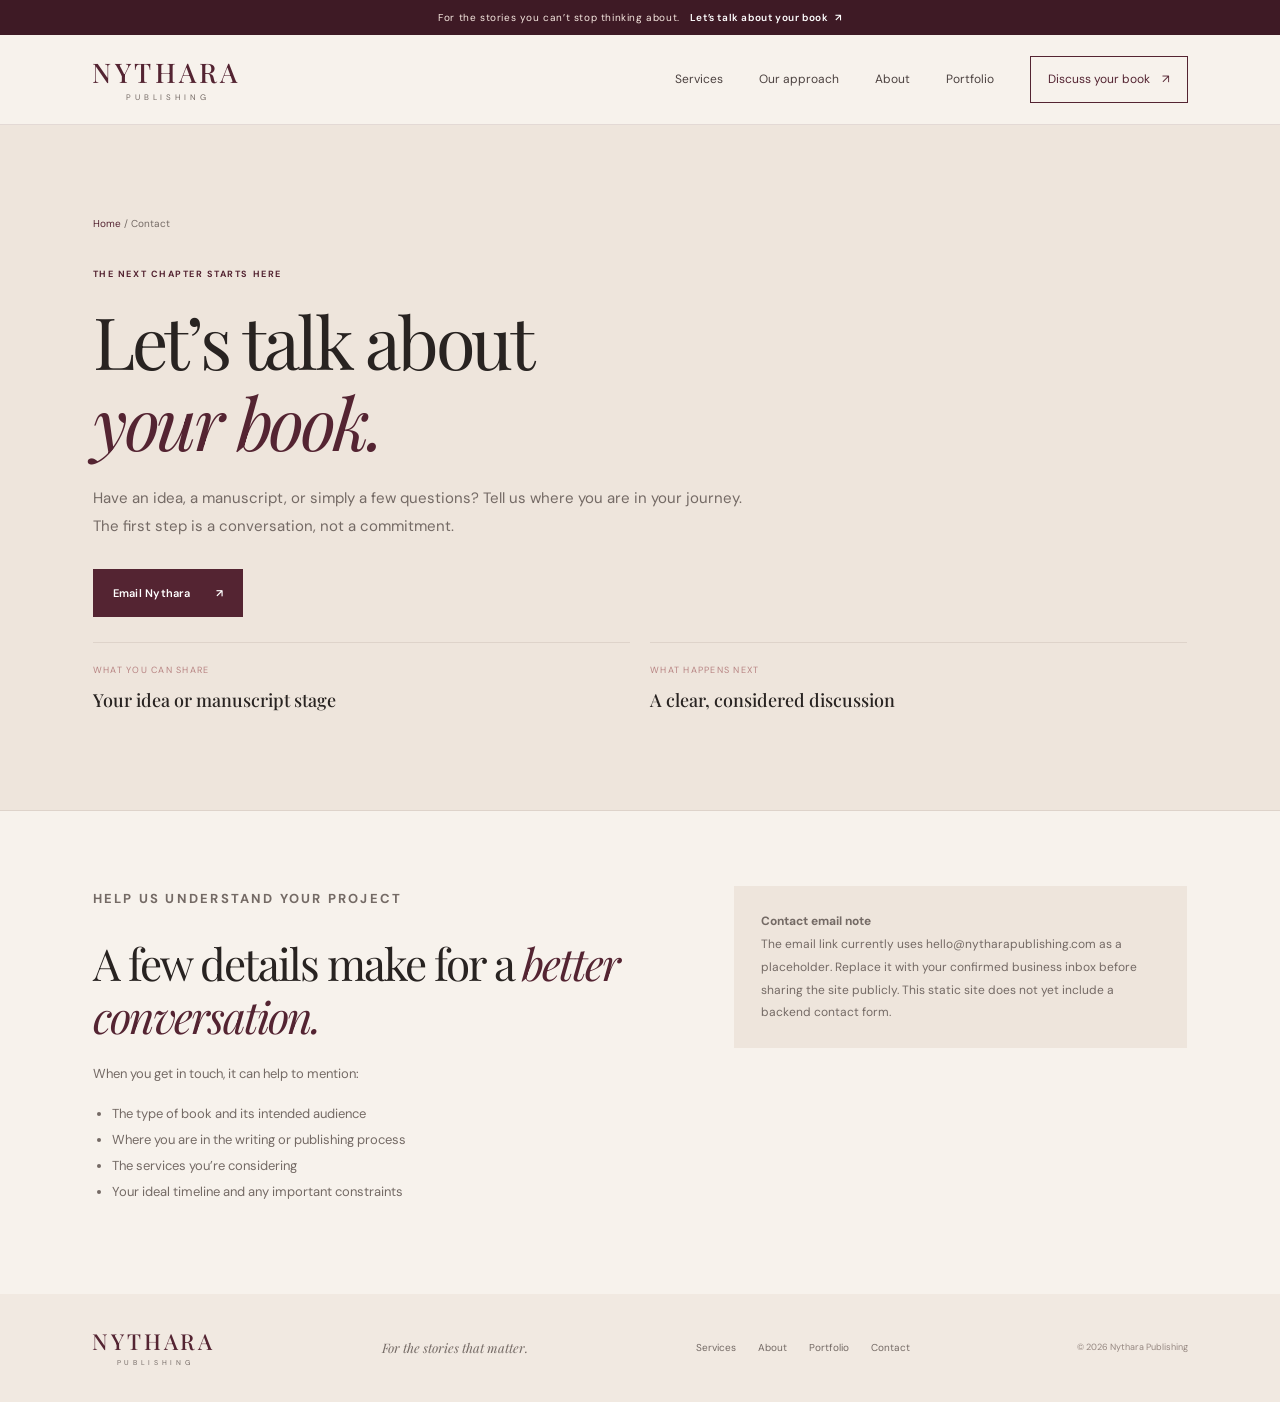
<file: contact.html>
<!doctype html>
<html lang="en"><head><meta charset="utf-8"><meta name="viewport" content="width=device-width,initial-scale=1"><meta name="theme-color" content="#542432"><meta name="description" content="Start a conversation with Nythara Publishing about your idea, manuscript, editing, design, or publishing plans."><meta property="og:title" content="Contact Nythara Publishing | Nythara Publishing"><meta property="og:description" content="Start a conversation with Nythara Publishing about your idea, manuscript, editing, design, or publishing plans."><meta property="og:type" content="website"><title>Contact Nythara Publishing | Nythara Publishing</title><link rel="preconnect" href="https://fonts.googleapis.com"><link rel="preconnect" href="https://fonts.gstatic.com" crossorigin><link href="https://fonts.googleapis.com/css2?family=DM+Sans:wght@400;500;600;700&family=Playfair+Display:ital,wght@0,400;0,500;0,600;0,700;1,400;1,500&display=swap" rel="stylesheet"><link rel="stylesheet" href="styles.css"><link rel="stylesheet" href="inner-page.css"></head><body><div class="announcement">For the stories you can’t stop thinking about. <a href="contact.html">Let’s talk about your book <span>↗</span></a></div><header class="site-header"><a class="wordmark" href="index.html" aria-label="Nythara Publishing home"><span class="wordmark-name">NYTHARA</span><span class="wordmark-sub">P U B L I S H I N G</span></a><button class="menu-toggle" aria-label="Open navigation" aria-expanded="false" aria-controls="main-nav"><span></span><span></span></button><nav class="main-nav" id="main-nav" aria-label="Main navigation"><a href="services.html">Services</a><a href="index.html#approach">Our approach</a><a href="about.html">About</a><a href="portfolio.html">Portfolio</a><a class="nav-cta" href="contact.html">Discuss your book <span>↗</span></a></nav></header><main><section class="inner-hero"><div class="section-shell"><div class="breadcrumbs"><a href="index.html">Home</a> / Contact</div><p class="eyebrow">THE NEXT CHAPTER STARTS HERE</p><h1>Let’s talk about<br><em>your book.</em></h1><p class="lead">Have an idea, a manuscript, or simply a few questions? Tell us where you are in your journey. The first step is a conversation, not a commitment.</p><a class="button button-dark" href="mailto:hello@nytharapublishing.com?subject=Let%27s%20discuss%20my%20book">Email Nythara <span>↗</span></a><div class="contact-details"><div class="contact-detail"><span>WHAT YOU CAN SHARE</span><strong>Your idea or manuscript stage</strong></div><div class="contact-detail"><span>WHAT HAPPENS NEXT</span><strong>A clear, considered discussion</strong></div></div></div></section><section class="content-section"><div class="section-shell content-grid"><div><p class="eyebrow">HELP US UNDERSTAND YOUR PROJECT</p><h2>A few details make for a <em>better conversation.</em></h2><p>When you get in touch, it can help to mention:</p><ul><li>The type of book and its intended audience</li><li>Where you are in the writing or publishing process</li><li>The services you’re considering</li><li>Your ideal timeline and any important constraints</li></ul></div><aside class="notice"><strong>Contact email note</strong><br>The email link currently uses hello@nytharapublishing.com as a placeholder. Replace it with your confirmed business inbox before sharing the site publicly. This static site does not yet include a backend contact form.</aside></div></section></main><footer class="site-footer"><a class="wordmark footer-wordmark" href="index.html"><span class="wordmark-name">NYTHARA</span><span class="wordmark-sub">P U B L I S H I N G</span></a><p>For the stories that matter.</p><div class="footer-links"><a href="services.html">Services</a><a href="about.html">About</a><a href="portfolio.html">Portfolio</a><a href="contact.html">Contact</a></div><span class="copyright">© <span id="year">2026</span> Nythara Publishing</span></footer><script src="script.js"></script></body></html>
</file>
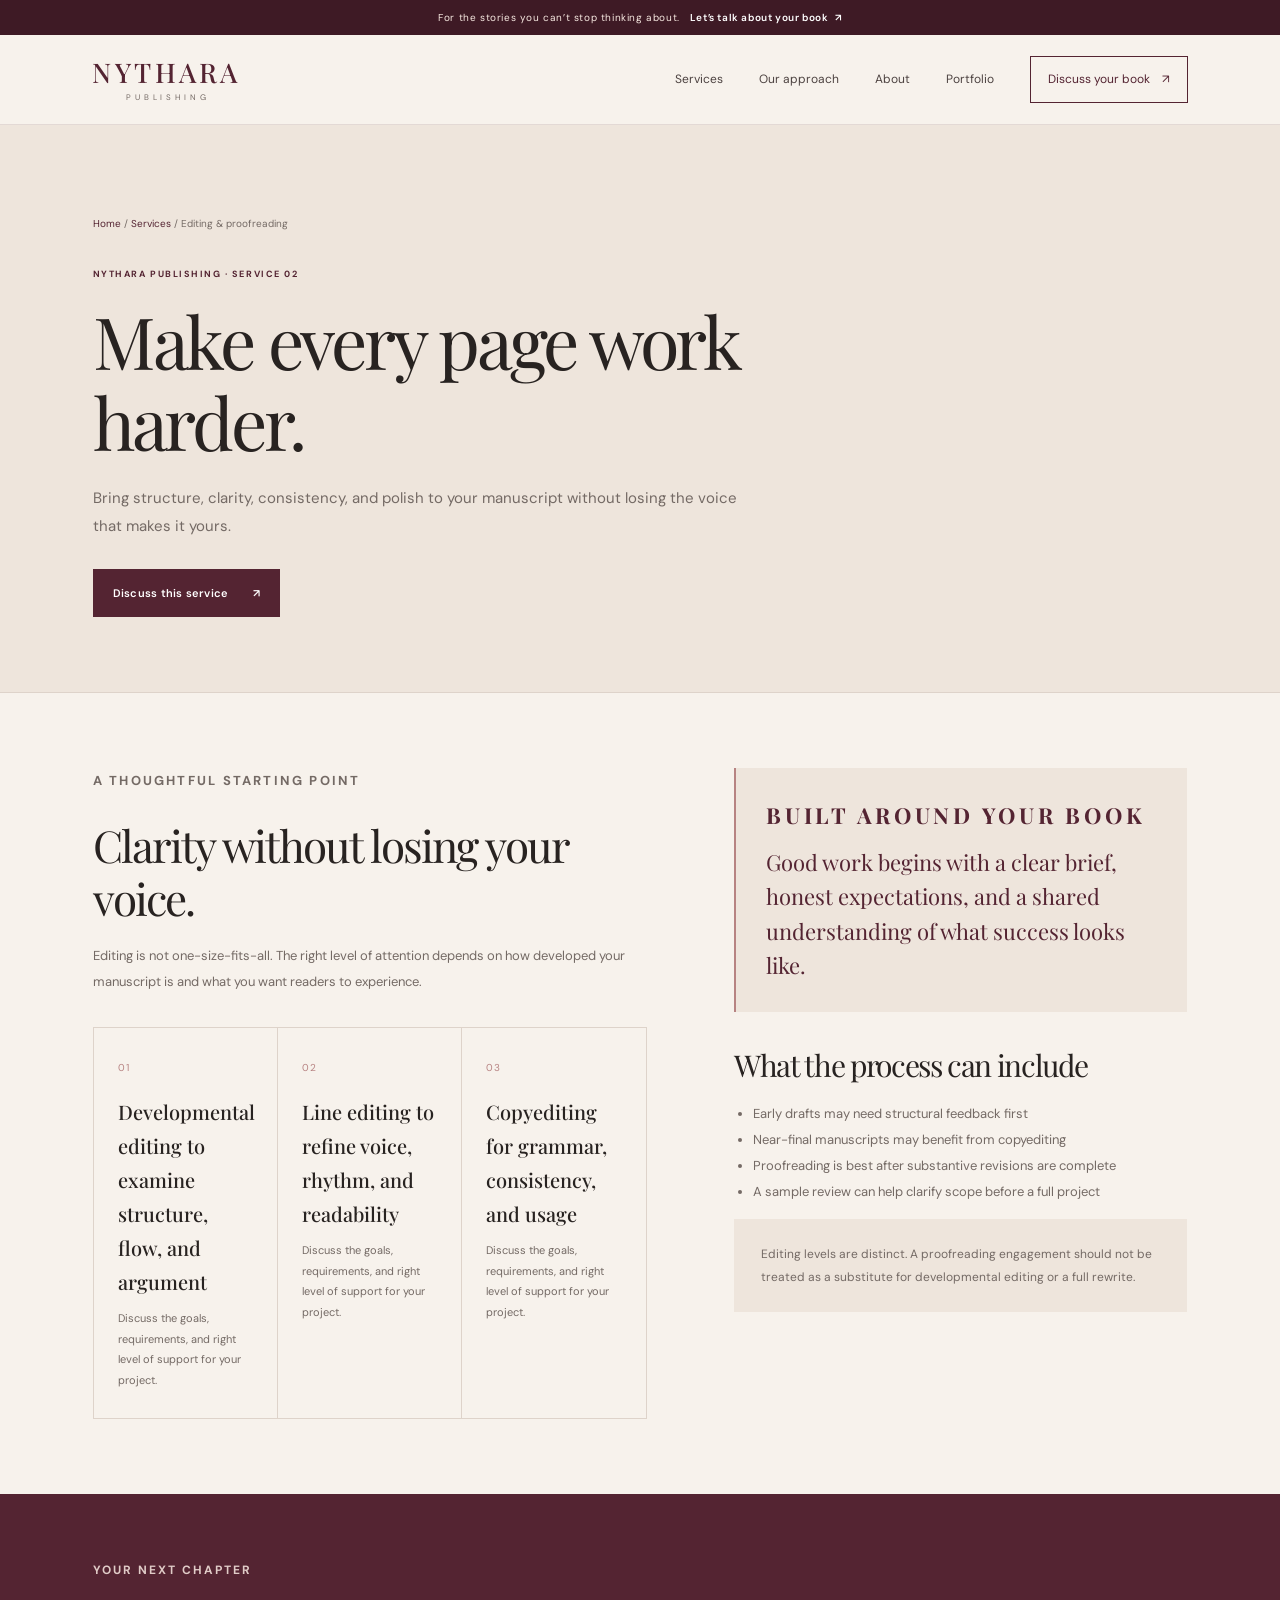
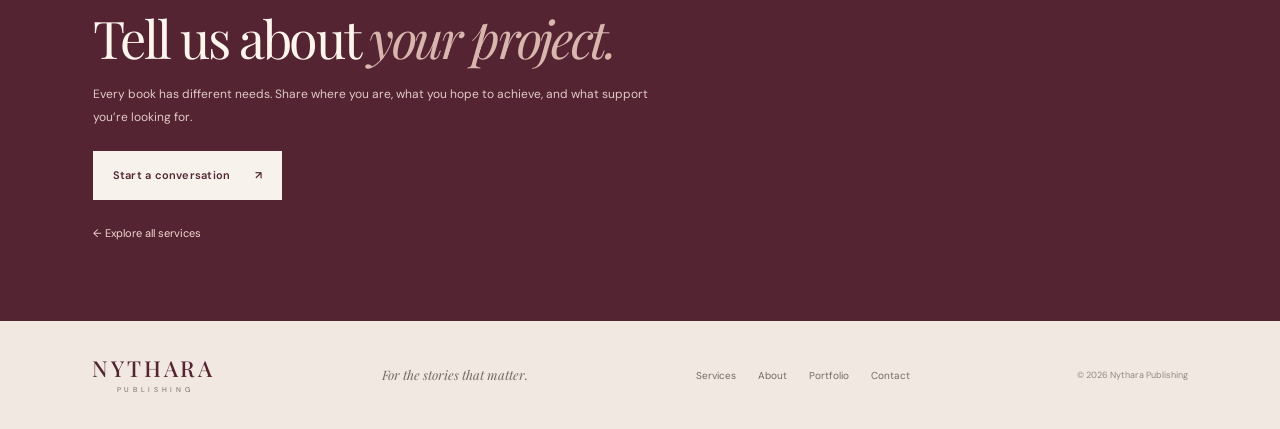
<file: editing.html>
<!doctype html>
<html lang="en"><head><meta charset="utf-8"><meta name="viewport" content="width=device-width,initial-scale=1"><meta name="theme-color" content="#542432"><meta name="description" content="Bring structure, clarity, consistency, and polish to your manuscript without losing the voice that makes it yours."><meta property="og:title" content="Editing & proofreading | Nythara Publishing"><meta property="og:description" content="Bring structure, clarity, consistency, and polish to your manuscript without losing the voice that makes it yours."><meta property="og:type" content="website"><title>Editing & proofreading | Nythara Publishing</title><link rel="preconnect" href="https://fonts.googleapis.com"><link rel="preconnect" href="https://fonts.gstatic.com" crossorigin><link href="https://fonts.googleapis.com/css2?family=DM+Sans:wght@400;500;600;700&family=Playfair+Display:ital,wght@0,400;0,500;0,600;0,700;1,400;1,500&display=swap" rel="stylesheet"><link rel="stylesheet" href="styles.css"><link rel="stylesheet" href="inner-page.css"></head><body><div class="announcement">For the stories you can’t stop thinking about. <a href="contact.html">Let’s talk about your book <span>↗</span></a></div><header class="site-header"><a class="wordmark" href="index.html" aria-label="Nythara Publishing home"><span class="wordmark-name">NYTHARA</span><span class="wordmark-sub">P U B L I S H I N G</span></a><button class="menu-toggle" aria-label="Open navigation" aria-expanded="false" aria-controls="main-nav"><span></span><span></span></button><nav class="main-nav" id="main-nav" aria-label="Main navigation"><a href="services.html">Services</a><a href="index.html#approach">Our approach</a><a href="about.html">About</a><a href="portfolio.html">Portfolio</a><a class="nav-cta" href="contact.html">Discuss your book <span>↗</span></a></nav></header><main><section class="inner-hero"><div class="section-shell"><div class="breadcrumbs"><a href="index.html">Home</a> / <a href="services.html">Services</a> / Editing & proofreading</div><p class="eyebrow">NYTHARA PUBLISHING · SERVICE 02</p><h1>Make every page work harder.</h1><p class="lead">Bring structure, clarity, consistency, and polish to your manuscript without losing the voice that makes it yours.</p><a class="button button-dark" href="contact.html?service=Editing%20%26%20proofreading">Discuss this service <span>↗</span></a></div></section><section class="content-section"><div class="section-shell content-grid"><div><p class="eyebrow">A THOUGHTFUL STARTING POINT</p><h2>Clarity without losing your voice.</h2><p>Editing is not one-size-fits-all. The right level of attention depends on how developed your manuscript is and what you want readers to experience.</p><div class="feature-grid"><div class="feature"><span class="number">01</span><h3>Developmental editing to examine structure, flow, and argument</h3><p>Discuss the goals, requirements, and right level of support for your project.</p></div><div class="feature"><span class="number">02</span><h3>Line editing to refine voice, rhythm, and readability</h3><p>Discuss the goals, requirements, and right level of support for your project.</p></div><div class="feature"><span class="number">03</span><h3>Copyediting for grammar, consistency, and usage</h3><p>Discuss the goals, requirements, and right level of support for your project.</p></div></div></div><aside><div class="editorial-note"><p class="eyebrow">BUILT AROUND YOUR BOOK</p><p>Good work begins with a clear brief, honest expectations, and a shared understanding of what success looks like.</p></div><h2 style="font-size:30px;margin-top:35px">What the process can include</h2><ul><li>Early drafts may need structural feedback first</li><li>Near-final manuscripts may benefit from copyediting</li><li>Proofreading is best after substantive revisions are complete</li><li>A sample review can help clarify scope before a full project</li></ul><div class="notice">Editing levels are distinct. A proofreading engagement should not be treated as a substitute for developmental editing or a full rewrite.</div></aside></div></section><section class="page-cta"><div class="section-shell"><p class="eyebrow">YOUR NEXT CHAPTER</p><h2>Tell us about <em>your project.</em></h2><p>Every book has different needs. Share where you are, what you hope to achieve, and what support you’re looking for.</p><a class="button button-light" href="contact.html?service=Editing%20%26%20proofreading">Start a conversation <span>↗</span></a><p style="margin-top:22px"><a href="services.html" style="color:#f3d9d0;font-size:11px">← Explore all services</a></p></div></section></main><footer class="site-footer"><a class="wordmark footer-wordmark" href="index.html"><span class="wordmark-name">NYTHARA</span><span class="wordmark-sub">P U B L I S H I N G</span></a><p>For the stories that matter.</p><div class="footer-links"><a href="services.html">Services</a><a href="about.html">About</a><a href="portfolio.html">Portfolio</a><a href="contact.html">Contact</a></div><span class="copyright">© <span id="year">2026</span> Nythara Publishing</span></footer><script src="script.js"></script></body></html>
</file>
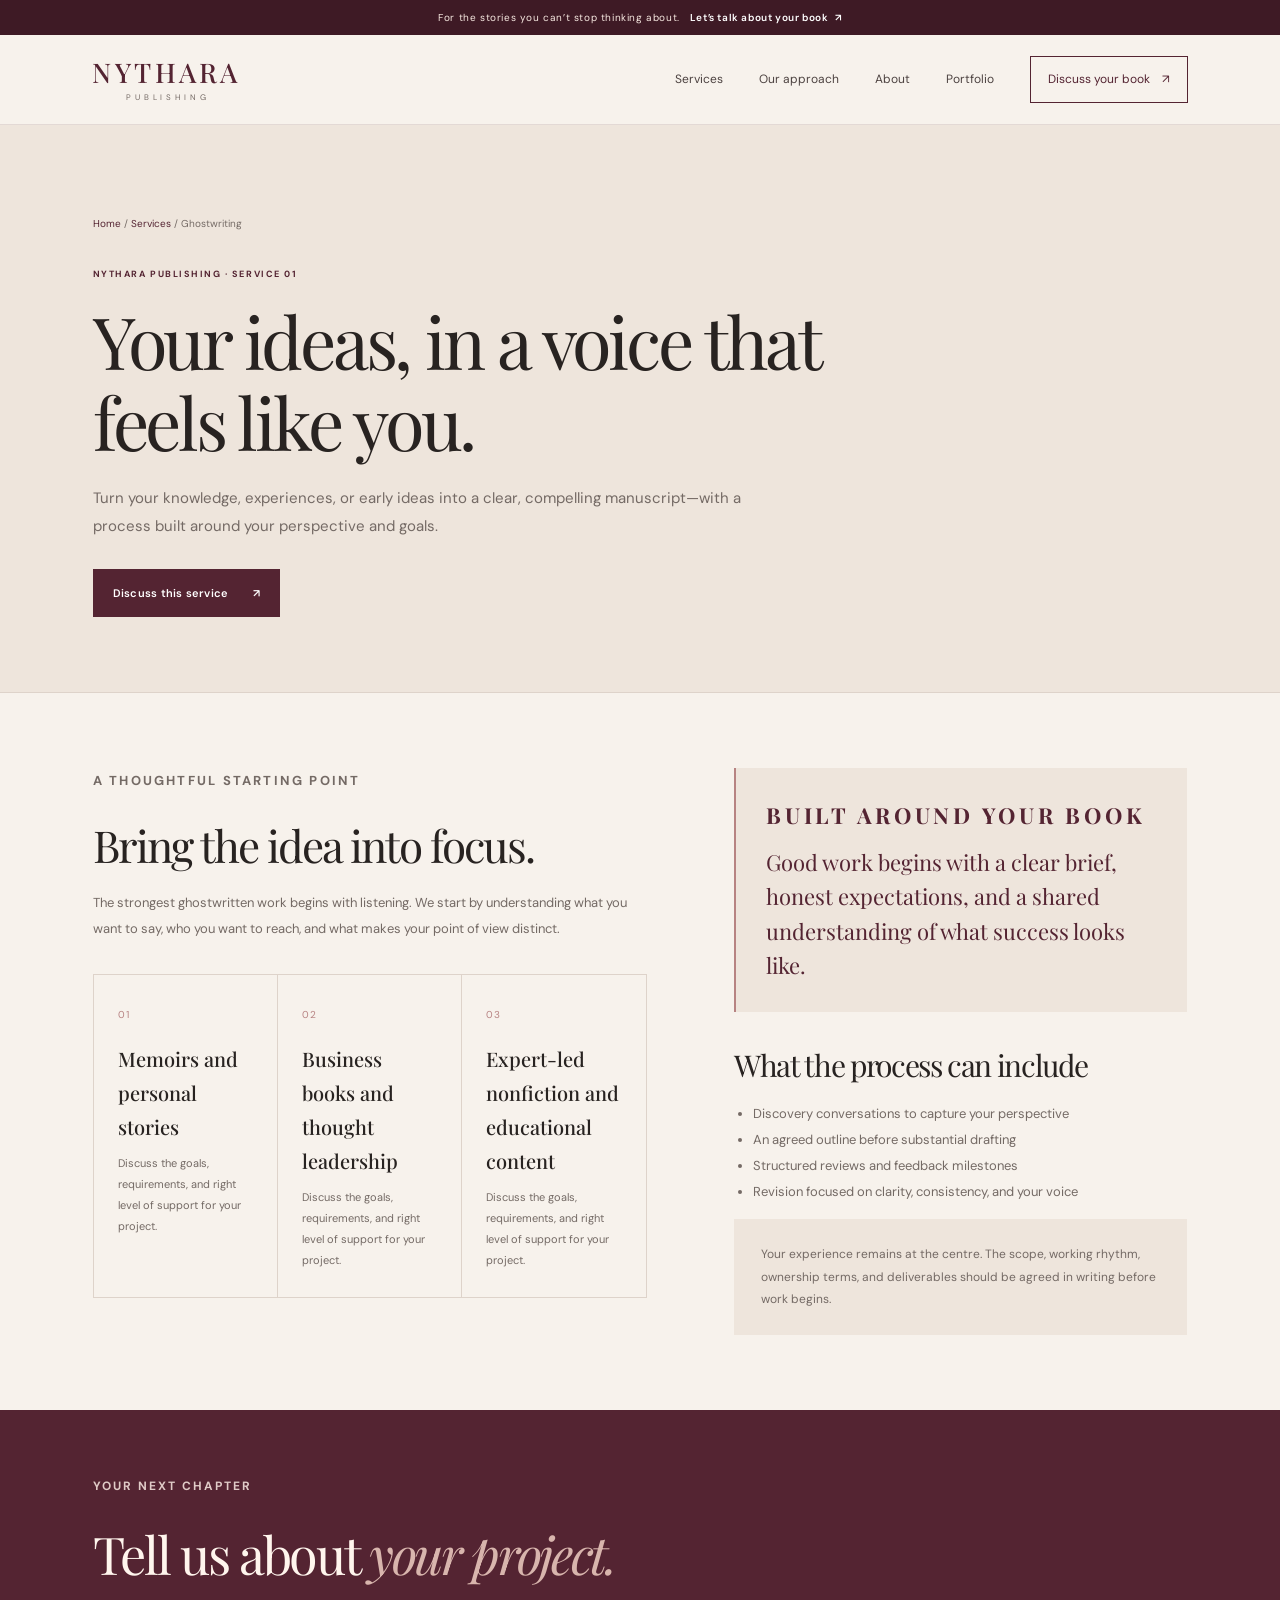
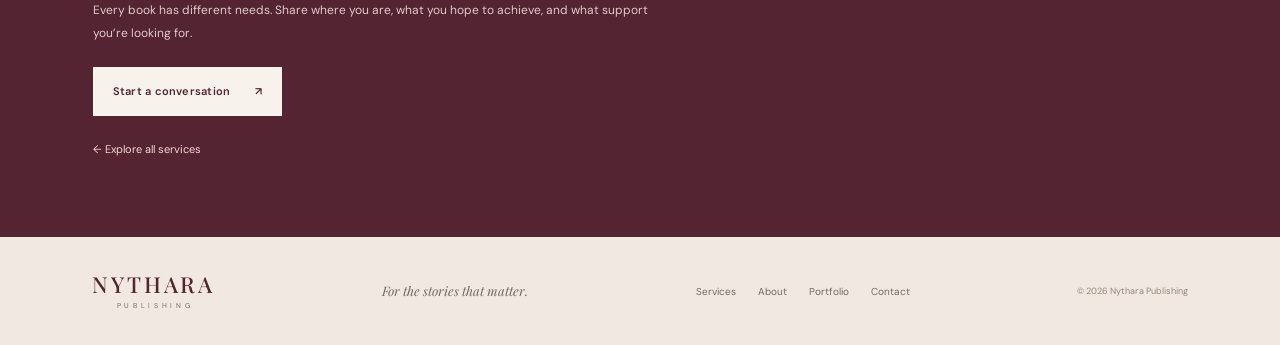
<file: ghostwriting.html>
<!doctype html>
<html lang="en"><head><meta charset="utf-8"><meta name="viewport" content="width=device-width,initial-scale=1"><meta name="theme-color" content="#542432"><meta name="description" content="Turn your knowledge, experiences, or early ideas into a clear, compelling manuscript—with a process built around your perspective and goals."><meta property="og:title" content="Ghostwriting | Nythara Publishing"><meta property="og:description" content="Turn your knowledge, experiences, or early ideas into a clear, compelling manuscript—with a process built around your perspective and goals."><meta property="og:type" content="website"><title>Ghostwriting | Nythara Publishing</title><link rel="preconnect" href="https://fonts.googleapis.com"><link rel="preconnect" href="https://fonts.gstatic.com" crossorigin><link href="https://fonts.googleapis.com/css2?family=DM+Sans:wght@400;500;600;700&family=Playfair+Display:ital,wght@0,400;0,500;0,600;0,700;1,400;1,500&display=swap" rel="stylesheet"><link rel="stylesheet" href="styles.css"><link rel="stylesheet" href="inner-page.css"></head><body><div class="announcement">For the stories you can’t stop thinking about. <a href="contact.html">Let’s talk about your book <span>↗</span></a></div><header class="site-header"><a class="wordmark" href="index.html" aria-label="Nythara Publishing home"><span class="wordmark-name">NYTHARA</span><span class="wordmark-sub">P U B L I S H I N G</span></a><button class="menu-toggle" aria-label="Open navigation" aria-expanded="false" aria-controls="main-nav"><span></span><span></span></button><nav class="main-nav" id="main-nav" aria-label="Main navigation"><a href="services.html">Services</a><a href="index.html#approach">Our approach</a><a href="about.html">About</a><a href="portfolio.html">Portfolio</a><a class="nav-cta" href="contact.html">Discuss your book <span>↗</span></a></nav></header><main><section class="inner-hero"><div class="section-shell"><div class="breadcrumbs"><a href="index.html">Home</a> / <a href="services.html">Services</a> / Ghostwriting</div><p class="eyebrow">NYTHARA PUBLISHING · SERVICE 01</p><h1>Your ideas, in a voice that feels like you.</h1><p class="lead">Turn your knowledge, experiences, or early ideas into a clear, compelling manuscript—with a process built around your perspective and goals.</p><a class="button button-dark" href="contact.html?service=Ghostwriting">Discuss this service <span>↗</span></a></div></section><section class="content-section"><div class="section-shell content-grid"><div><p class="eyebrow">A THOUGHTFUL STARTING POINT</p><h2>Bring the idea into focus.</h2><p>The strongest ghostwritten work begins with listening. We start by understanding what you want to say, who you want to reach, and what makes your point of view distinct.</p><div class="feature-grid"><div class="feature"><span class="number">01</span><h3>Memoirs and personal stories</h3><p>Discuss the goals, requirements, and right level of support for your project.</p></div><div class="feature"><span class="number">02</span><h3>Business books and thought leadership</h3><p>Discuss the goals, requirements, and right level of support for your project.</p></div><div class="feature"><span class="number">03</span><h3>Expert-led nonfiction and educational content</h3><p>Discuss the goals, requirements, and right level of support for your project.</p></div></div></div><aside><div class="editorial-note"><p class="eyebrow">BUILT AROUND YOUR BOOK</p><p>Good work begins with a clear brief, honest expectations, and a shared understanding of what success looks like.</p></div><h2 style="font-size:30px;margin-top:35px">What the process can include</h2><ul><li>Discovery conversations to capture your perspective</li><li>An agreed outline before substantial drafting</li><li>Structured reviews and feedback milestones</li><li>Revision focused on clarity, consistency, and your voice</li></ul><div class="notice">Your experience remains at the centre. The scope, working rhythm, ownership terms, and deliverables should be agreed in writing before work begins.</div></aside></div></section><section class="page-cta"><div class="section-shell"><p class="eyebrow">YOUR NEXT CHAPTER</p><h2>Tell us about <em>your project.</em></h2><p>Every book has different needs. Share where you are, what you hope to achieve, and what support you’re looking for.</p><a class="button button-light" href="contact.html?service=Ghostwriting">Start a conversation <span>↗</span></a><p style="margin-top:22px"><a href="services.html" style="color:#f3d9d0;font-size:11px">← Explore all services</a></p></div></section></main><footer class="site-footer"><a class="wordmark footer-wordmark" href="index.html"><span class="wordmark-name">NYTHARA</span><span class="wordmark-sub">P U B L I S H I N G</span></a><p>For the stories that matter.</p><div class="footer-links"><a href="services.html">Services</a><a href="about.html">About</a><a href="portfolio.html">Portfolio</a><a href="contact.html">Contact</a></div><span class="copyright">© <span id="year">2026</span> Nythara Publishing</span></footer><script src="script.js"></script></body></html>
</file>
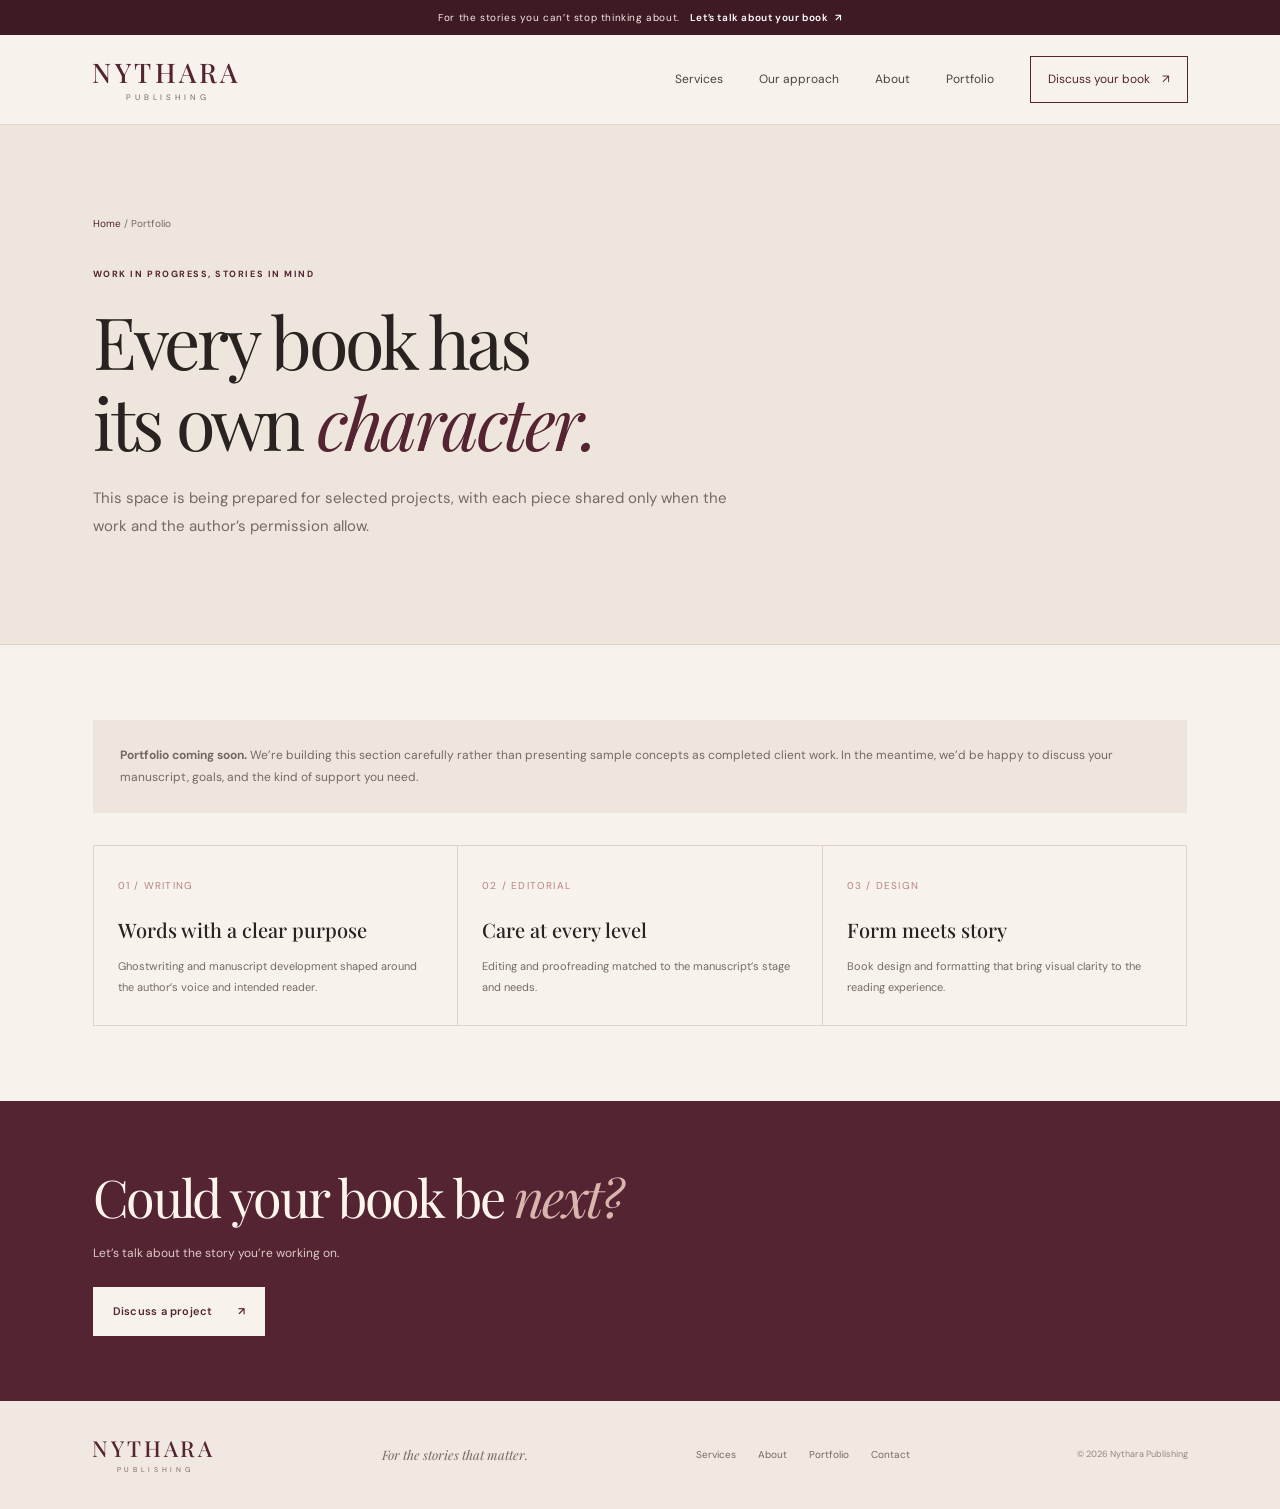
<file: portfolio.html>
<!doctype html>
<html lang="en"><head><meta charset="utf-8"><meta name="viewport" content="width=device-width,initial-scale=1"><meta name="theme-color" content="#542432"><meta name="description" content="Explore Nythara Publishing's portfolio. Sample projects will be added as client work is completed and approved for sharing."><meta property="og:title" content="Selected work | Nythara Publishing"><meta property="og:description" content="Explore Nythara Publishing's portfolio. Sample projects will be added as client work is completed and approved for sharing."><meta property="og:type" content="website"><title>Selected work | Nythara Publishing</title><link rel="preconnect" href="https://fonts.googleapis.com"><link rel="preconnect" href="https://fonts.gstatic.com" crossorigin><link href="https://fonts.googleapis.com/css2?family=DM+Sans:wght@400;500;600;700&family=Playfair+Display:ital,wght@0,400;0,500;0,600;0,700;1,400;1,500&display=swap" rel="stylesheet"><link rel="stylesheet" href="styles.css"><link rel="stylesheet" href="inner-page.css"></head><body><div class="announcement">For the stories you can’t stop thinking about. <a href="contact.html">Let’s talk about your book <span>↗</span></a></div><header class="site-header"><a class="wordmark" href="index.html" aria-label="Nythara Publishing home"><span class="wordmark-name">NYTHARA</span><span class="wordmark-sub">P U B L I S H I N G</span></a><button class="menu-toggle" aria-label="Open navigation" aria-expanded="false" aria-controls="main-nav"><span></span><span></span></button><nav class="main-nav" id="main-nav" aria-label="Main navigation"><a href="services.html">Services</a><a href="index.html#approach">Our approach</a><a href="about.html">About</a><a href="portfolio.html">Portfolio</a><a class="nav-cta" href="contact.html">Discuss your book <span>↗</span></a></nav></header><main><section class="inner-hero"><div class="section-shell"><div class="breadcrumbs"><a href="index.html">Home</a> / Portfolio</div><p class="eyebrow">WORK IN PROGRESS, STORIES IN MIND</p><h1>Every book has<br>its own <em>character.</em></h1><p class="lead">This space is being prepared for selected projects, with each piece shared only when the work and the author’s permission allow.</p></div></section><section class="content-section"><div class="section-shell"><div class="notice"><strong>Portfolio coming soon.</strong> We’re building this section carefully rather than presenting sample concepts as completed client work. In the meantime, we’d be happy to discuss your manuscript, goals, and the kind of support you need.</div><div class="feature-grid"><div class="feature"><span class="number">01 / WRITING</span><h3>Words with a clear purpose</h3><p>Ghostwriting and manuscript development shaped around the author’s voice and intended reader.</p></div><div class="feature"><span class="number">02 / EDITORIAL</span><h3>Care at every level</h3><p>Editing and proofreading matched to the manuscript’s stage and needs.</p></div><div class="feature"><span class="number">03 / DESIGN</span><h3>Form meets story</h3><p>Book design and formatting that bring visual clarity to the reading experience.</p></div></div></div></section><section class="page-cta"><div class="section-shell"><h2>Could your book be <em>next?</em></h2><p>Let’s talk about the story you’re working on.</p><a class="button button-light" href="contact.html">Discuss a project <span>↗</span></a></div></section></main><footer class="site-footer"><a class="wordmark footer-wordmark" href="index.html"><span class="wordmark-name">NYTHARA</span><span class="wordmark-sub">P U B L I S H I N G</span></a><p>For the stories that matter.</p><div class="footer-links"><a href="services.html">Services</a><a href="about.html">About</a><a href="portfolio.html">Portfolio</a><a href="contact.html">Contact</a></div><span class="copyright">© <span id="year">2026</span> Nythara Publishing</span></footer><script src="script.js"></script></body></html>
</file>
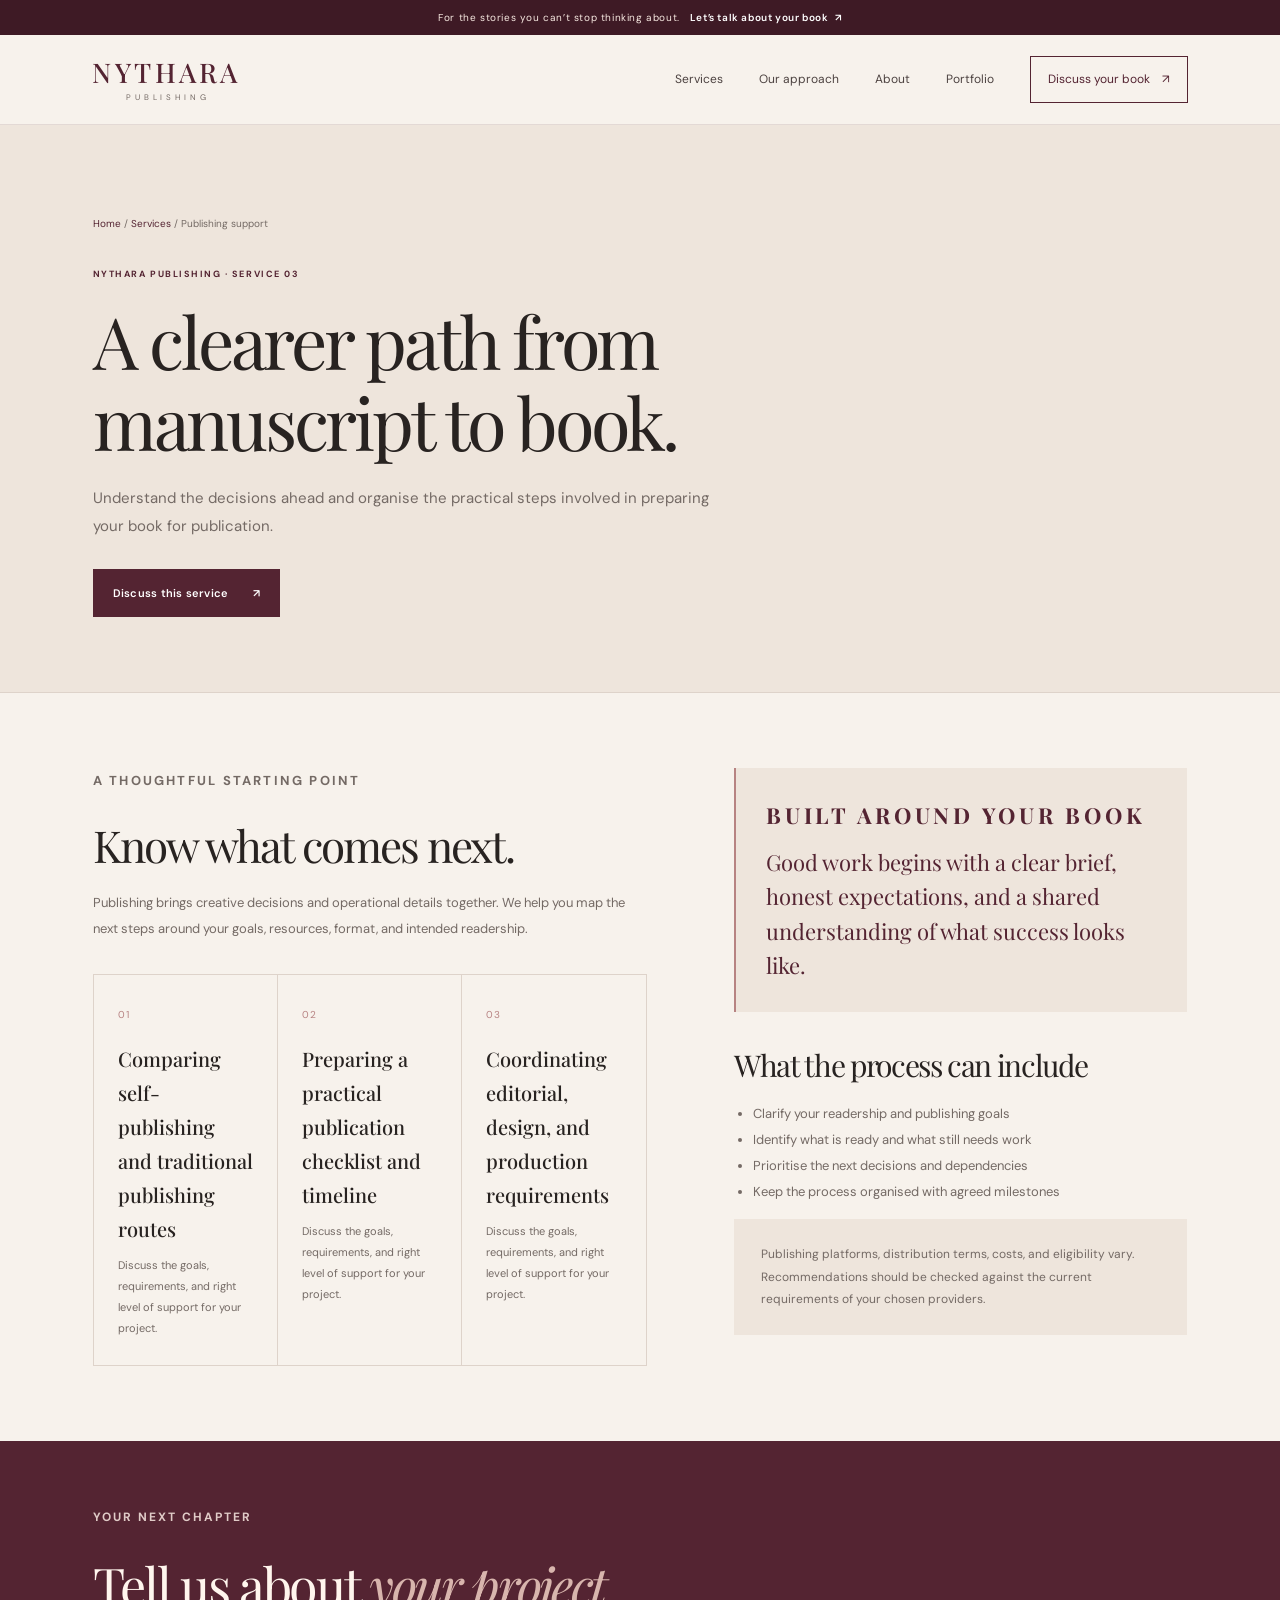
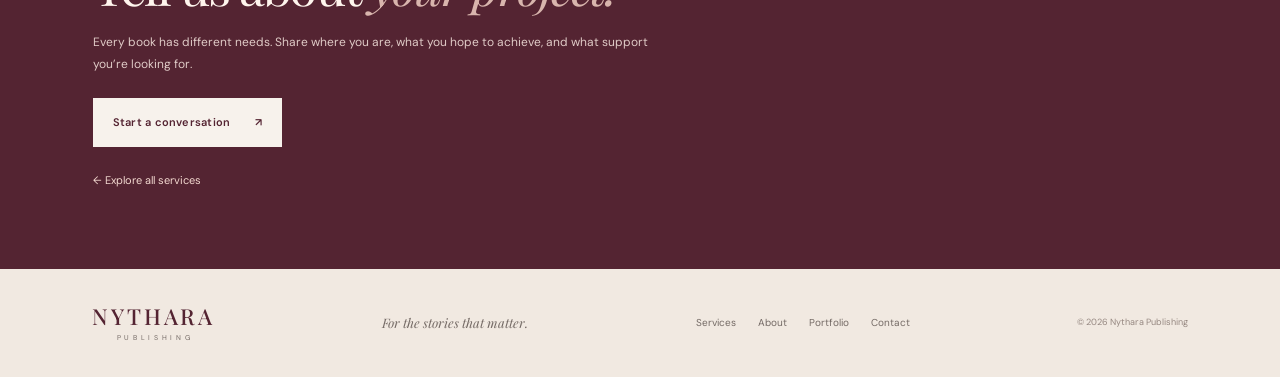
<file: publishing-support.html>
<!doctype html>
<html lang="en"><head><meta charset="utf-8"><meta name="viewport" content="width=device-width,initial-scale=1"><meta name="theme-color" content="#542432"><meta name="description" content="Understand the decisions ahead and organise the practical steps involved in preparing your book for publication."><meta property="og:title" content="Publishing support | Nythara Publishing"><meta property="og:description" content="Understand the decisions ahead and organise the practical steps involved in preparing your book for publication."><meta property="og:type" content="website"><title>Publishing support | Nythara Publishing</title><link rel="preconnect" href="https://fonts.googleapis.com"><link rel="preconnect" href="https://fonts.gstatic.com" crossorigin><link href="https://fonts.googleapis.com/css2?family=DM+Sans:wght@400;500;600;700&family=Playfair+Display:ital,wght@0,400;0,500;0,600;0,700;1,400;1,500&display=swap" rel="stylesheet"><link rel="stylesheet" href="styles.css"><link rel="stylesheet" href="inner-page.css"></head><body><div class="announcement">For the stories you can’t stop thinking about. <a href="contact.html">Let’s talk about your book <span>↗</span></a></div><header class="site-header"><a class="wordmark" href="index.html" aria-label="Nythara Publishing home"><span class="wordmark-name">NYTHARA</span><span class="wordmark-sub">P U B L I S H I N G</span></a><button class="menu-toggle" aria-label="Open navigation" aria-expanded="false" aria-controls="main-nav"><span></span><span></span></button><nav class="main-nav" id="main-nav" aria-label="Main navigation"><a href="services.html">Services</a><a href="index.html#approach">Our approach</a><a href="about.html">About</a><a href="portfolio.html">Portfolio</a><a class="nav-cta" href="contact.html">Discuss your book <span>↗</span></a></nav></header><main><section class="inner-hero"><div class="section-shell"><div class="breadcrumbs"><a href="index.html">Home</a> / <a href="services.html">Services</a> / Publishing support</div><p class="eyebrow">NYTHARA PUBLISHING · SERVICE 03</p><h1>A clearer path from manuscript to book.</h1><p class="lead">Understand the decisions ahead and organise the practical steps involved in preparing your book for publication.</p><a class="button button-dark" href="contact.html?service=Publishing%20support">Discuss this service <span>↗</span></a></div></section><section class="content-section"><div class="section-shell content-grid"><div><p class="eyebrow">A THOUGHTFUL STARTING POINT</p><h2>Know what comes next.</h2><p>Publishing brings creative decisions and operational details together. We help you map the next steps around your goals, resources, format, and intended readership.</p><div class="feature-grid"><div class="feature"><span class="number">01</span><h3>Comparing self-publishing and traditional publishing routes</h3><p>Discuss the goals, requirements, and right level of support for your project.</p></div><div class="feature"><span class="number">02</span><h3>Preparing a practical publication checklist and timeline</h3><p>Discuss the goals, requirements, and right level of support for your project.</p></div><div class="feature"><span class="number">03</span><h3>Coordinating editorial, design, and production requirements</h3><p>Discuss the goals, requirements, and right level of support for your project.</p></div></div></div><aside><div class="editorial-note"><p class="eyebrow">BUILT AROUND YOUR BOOK</p><p>Good work begins with a clear brief, honest expectations, and a shared understanding of what success looks like.</p></div><h2 style="font-size:30px;margin-top:35px">What the process can include</h2><ul><li>Clarify your readership and publishing goals</li><li>Identify what is ready and what still needs work</li><li>Prioritise the next decisions and dependencies</li><li>Keep the process organised with agreed milestones</li></ul><div class="notice">Publishing platforms, distribution terms, costs, and eligibility vary. Recommendations should be checked against the current requirements of your chosen providers.</div></aside></div></section><section class="page-cta"><div class="section-shell"><p class="eyebrow">YOUR NEXT CHAPTER</p><h2>Tell us about <em>your project.</em></h2><p>Every book has different needs. Share where you are, what you hope to achieve, and what support you’re looking for.</p><a class="button button-light" href="contact.html?service=Publishing%20support">Start a conversation <span>↗</span></a><p style="margin-top:22px"><a href="services.html" style="color:#f3d9d0;font-size:11px">← Explore all services</a></p></div></section></main><footer class="site-footer"><a class="wordmark footer-wordmark" href="index.html"><span class="wordmark-name">NYTHARA</span><span class="wordmark-sub">P U B L I S H I N G</span></a><p>For the stories that matter.</p><div class="footer-links"><a href="services.html">Services</a><a href="about.html">About</a><a href="portfolio.html">Portfolio</a><a href="contact.html">Contact</a></div><span class="copyright">© <span id="year">2026</span> Nythara Publishing</span></footer><script src="script.js"></script></body></html>
</file>
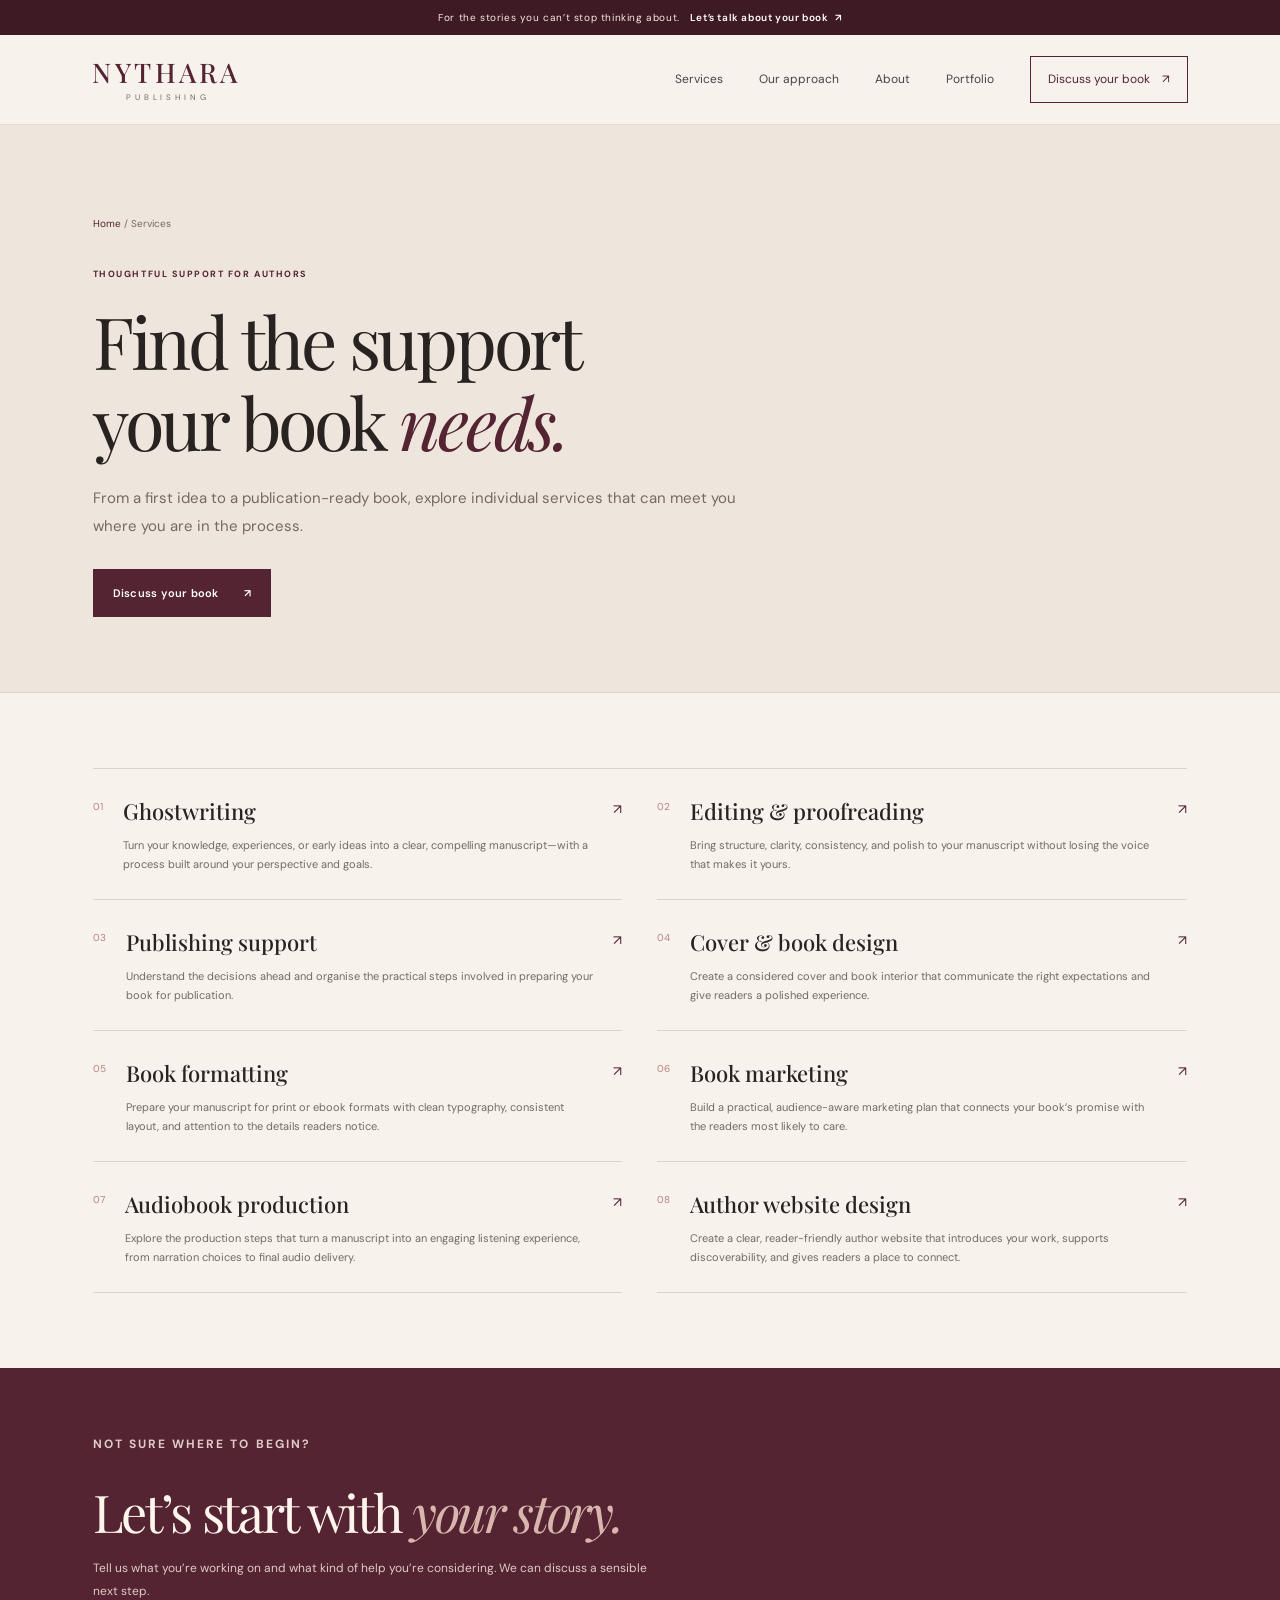
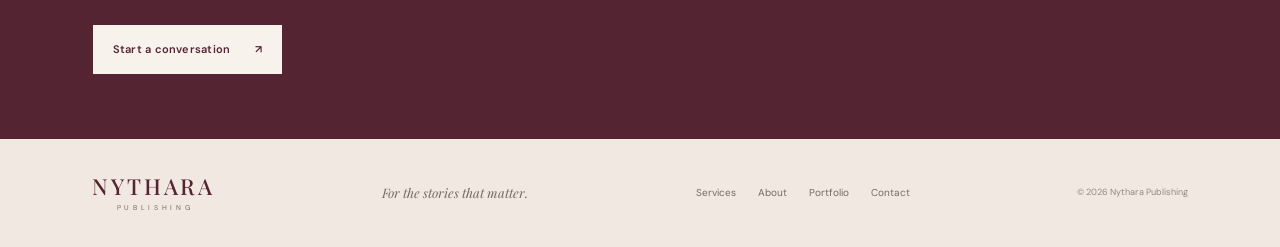
<file: services.html>
<!doctype html>
<html lang="en"><head><meta charset="utf-8"><meta name="viewport" content="width=device-width,initial-scale=1"><meta name="theme-color" content="#542432"><meta name="description" content="Explore writing, editing, design, publishing, marketing, and author support services from Nythara Publishing."><meta property="og:title" content="Our services | Nythara Publishing"><meta property="og:description" content="Explore writing, editing, design, publishing, marketing, and author support services from Nythara Publishing."><meta property="og:type" content="website"><title>Our services | Nythara Publishing</title><link rel="preconnect" href="https://fonts.googleapis.com"><link rel="preconnect" href="https://fonts.gstatic.com" crossorigin><link href="https://fonts.googleapis.com/css2?family=DM+Sans:wght@400;500;600;700&family=Playfair+Display:ital,wght@0,400;0,500;0,600;0,700;1,400;1,500&display=swap" rel="stylesheet"><link rel="stylesheet" href="styles.css"><link rel="stylesheet" href="inner-page.css"></head><body><div class="announcement">For the stories you can’t stop thinking about. <a href="contact.html">Let’s talk about your book <span>↗</span></a></div><header class="site-header"><a class="wordmark" href="index.html" aria-label="Nythara Publishing home"><span class="wordmark-name">NYTHARA</span><span class="wordmark-sub">P U B L I S H I N G</span></a><button class="menu-toggle" aria-label="Open navigation" aria-expanded="false" aria-controls="main-nav"><span></span><span></span></button><nav class="main-nav" id="main-nav" aria-label="Main navigation"><a href="services.html">Services</a><a href="index.html#approach">Our approach</a><a href="about.html">About</a><a href="portfolio.html">Portfolio</a><a class="nav-cta" href="contact.html">Discuss your book <span>↗</span></a></nav></header><main><section class="inner-hero"><div class="section-shell"><div class="breadcrumbs"><a href="index.html">Home</a> / Services</div><p class="eyebrow">THOUGHTFUL SUPPORT FOR AUTHORS</p><h1>Find the support<br>your book <em>needs.</em></h1><p class="lead">From a first idea to a publication-ready book, explore individual services that can meet you where you are in the process.</p><a class="button button-dark" href="contact.html">Discuss your book <span>↗</span></a></div></section><section class="content-section"><div class="section-shell"><div class="service-list"><a href="ghostwriting.html"><span class="number">01</span><div><h3>Ghostwriting</h3><p>Turn your knowledge, experiences, or early ideas into a clear, compelling manuscript—with a process built around your perspective and goals.</p></div><span class="arrow">↗</span></a><a href="editing.html"><span class="number">02</span><div><h3>Editing & proofreading</h3><p>Bring structure, clarity, consistency, and polish to your manuscript without losing the voice that makes it yours.</p></div><span class="arrow">↗</span></a><a href="publishing-support.html"><span class="number">03</span><div><h3>Publishing support</h3><p>Understand the decisions ahead and organise the practical steps involved in preparing your book for publication.</p></div><span class="arrow">↗</span></a><a href="book-design.html"><span class="number">04</span><div><h3>Cover & book design</h3><p>Create a considered cover and book interior that communicate the right expectations and give readers a polished experience.</p></div><span class="arrow">↗</span></a><a href="book-formatting.html"><span class="number">05</span><div><h3>Book formatting</h3><p>Prepare your manuscript for print or ebook formats with clean typography, consistent layout, and attention to the details readers notice.</p></div><span class="arrow">↗</span></a><a href="book-marketing.html"><span class="number">06</span><div><h3>Book marketing</h3><p>Build a practical, audience-aware marketing plan that connects your book’s promise with the readers most likely to care.</p></div><span class="arrow">↗</span></a><a href="audiobook-production.html"><span class="number">07</span><div><h3>Audiobook production</h3><p>Explore the production steps that turn a manuscript into an engaging listening experience, from narration choices to final audio delivery.</p></div><span class="arrow">↗</span></a><a href="author-website-design.html"><span class="number">08</span><div><h3>Author website design</h3><p>Create a clear, reader-friendly author website that introduces your work, supports discoverability, and gives readers a place to connect.</p></div><span class="arrow">↗</span></a></div></div></section><section class="page-cta"><div class="section-shell"><p class="eyebrow">NOT SURE WHERE TO BEGIN?</p><h2>Let’s start with <em>your story.</em></h2><p>Tell us what you’re working on and what kind of help you’re considering. We can discuss a sensible next step.</p><a class="button button-light" href="contact.html">Start a conversation <span>↗</span></a></div></section></main><footer class="site-footer"><a class="wordmark footer-wordmark" href="index.html"><span class="wordmark-name">NYTHARA</span><span class="wordmark-sub">P U B L I S H I N G</span></a><p>For the stories that matter.</p><div class="footer-links"><a href="services.html">Services</a><a href="about.html">About</a><a href="portfolio.html">Portfolio</a><a href="contact.html">Contact</a></div><span class="copyright">© <span id="year">2026</span> Nythara Publishing</span></footer><script src="script.js"></script></body></html>
</file>
<file: styles.css>
:root{--cream:#f7f2ec;--paper:#eee5dc;--wine:#542432;--wine-dark:#3e1a25;--rose:#b78382;--ink:#282321;--muted:#746a65;--line:#ded3ca;--white:#fffaf5;--serif:'Playfair Display',Georgia,serif;--sans:'DM Sans',Arial,sans-serif}
*{box-sizing:border-box}html{scroll-behavior:smooth;scroll-padding-top:95px}body{margin:0;background:var(--cream);color:var(--ink);font-family:var(--sans);font-size:14px;line-height:1.7;-webkit-font-smoothing:antialiased}a{color:inherit;text-decoration:none}button{font:inherit}.announcement{min-height:35px;display:flex;align-items:center;justify-content:center;gap:10px;padding:7px 18px;background:var(--wine-dark);color:#f8eae2;font-size:10px;letter-spacing:.06em;text-align:center}.announcement a{color:#fff;font-weight:600}.announcement a span{padding-left:4px}.site-header{height:90px;padding:0 7.2%;display:flex;align-items:center;justify-content:space-between;border-bottom:1px solid rgba(84,36,50,.12);position:relative;z-index:5;background:var(--cream)}.wordmark{display:flex;flex-direction:column;align-items:center;line-height:1}.wordmark-name{font-family:var(--serif);font-size:27px;letter-spacing:.13em;color:var(--wine);font-weight:500}.wordmark-sub{font-size:8px;letter-spacing:.12em;margin-top:7px;color:var(--muted)}.main-nav{display:flex;align-items:center;gap:36px;font-size:12px;color:#4c4240}.main-nav>a:not(.nav-cta):hover,.footer-links a:hover{color:var(--rose)}.nav-cta{border:1px solid var(--wine);padding:12px 17px;color:var(--wine);transition:.2s}.nav-cta:hover{background:var(--wine);color:white}.nav-cta span{margin-left:9px}.menu-toggle{display:none}.section-shell{width:min(1120px,85.5%);margin-inline:auto}.hero{min-height:580px;display:grid;grid-template-columns:1fr .92fr;gap:6%;align-items:center;padding-top:65px;padding-bottom:68px}.eyebrow{font-size:9px;font-weight:700;letter-spacing:.17em;color:var(--wine);margin:0 0 25px;display:flex;align-items:center;gap:11px}.eyebrow-line{display:inline-block;width:27px;height:1px;background:var(--rose)}h1,h2,h3,p{margin-top:0}h1,h2{font-family:var(--serif);font-weight:400;letter-spacing:-.045em}h1{font-size:clamp(42px,5.3vw,68px);line-height:1.12;margin-bottom:24px}h1 em,h2 em,.intro-statement em{color:var(--wine);font-weight:400} .hero-description{max-width:430px;font-size:14px;color:var(--muted);line-height:1.9;margin-bottom:30px}.hero-actions{display:flex;align-items:center;gap:27px;flex-wrap:wrap}.button{display:inline-flex;align-items:center;justify-content:center;gap:25px;padding:15px 20px;font-size:11px;font-weight:600;letter-spacing:.02em;transition:transform .2s,background .2s}.button:hover{transform:translateY(-2px)}.button-dark{background:var(--wine);color:white}.button-dark:hover{background:var(--wine-dark)}.text-link{font-size:11px;font-weight:600;color:var(--wine);border-bottom:1px solid rgba(84,36,50,.3);padding-bottom:4px}.text-link span{margin-left:8px}.hero-note{display:flex;align-items:center;gap:12px;max-width:300px;margin-top:49px;color:var(--muted);font-size:10px;line-height:1.6}.note-mark{font-size:24px;color:var(--rose)}.hero-art{height:440px;position:relative;background:#e8dcd0;overflow:hidden;isolation:isolate}.hero-art:before{content:"";position:absolute;inset:18px;border:1px solid rgba(84,36,50,.16);z-index:-1}.art-label{position:absolute;top:32px;left:32px;font-size:8px;letter-spacing:.16em;color:var(--wine)}.book-scene{position:absolute;inset:45px 0 40px;display:flex;align-items:center;justify-content:center;perspective:900px}.book{position:absolute;display:flex;flex-direction:column;justify-content:space-between;padding:22px 15px 17px;box-shadow:9px 12px 20px #49322d2b;border:1px solid #fff3;transform-style:preserve-3d}.book span{font-family:var(--serif);line-height:1.22}.book i{font-style:normal;font-size:6px;letter-spacing:.15em}.book-back{width:140px;height:235px;background:#a77c72;color:#fff0dc;left:23%;top:19%;transform:rotate(-12deg);padding:21px 14px}.book-back span{font-size:17px}.book-middle{width:150px;height:255px;background:#d4bca0;color:#54352e;left:43%;top:15%;transform:rotate(8deg);padding:22px 15px}.book-middle span{font-size:22px}.book-front{width:155px;height:270px;background:#542432;color:#f7e8d8;left:33%;top:23%;transform:rotate(-2deg);padding:24px 17px}.book-front span{font-size:28px}.book-front i{border-top:1px solid #e8c8b5;padding-top:9px}.leaf{position:absolute;width:85px;height:27px;border-radius:100% 0 100% 0;background:#74816a;z-index:2;transform-origin:right center;opacity:.9}.leaf-one{right:8%;top:24%;transform:rotate(-25deg)}.leaf-two{right:5%;top:34%;transform:rotate(25deg) scale(.8);background:#9b9a78}.leaf-three{right:12%;top:15%;transform:rotate(-60deg) scale(.7);background:#5b705d}.art-caption{position:absolute;bottom:23px;left:31px;right:31px;display:flex;justify-content:space-between;font-size:8px;letter-spacing:.08em;color:#6e5148}.intro-band{background:#eee5dc;padding:73px 0 78px}.intro-inner{display:grid;grid-template-columns:1fr 2fr 1fr;gap:35px;align-items:start}.intro-inner .eyebrow{margin:7px 0}.intro-statement{font-family:var(--serif);font-size:clamp(24px,2.8vw,35px);line-height:1.45;letter-spacing:-.025em;margin:0}.intro-aside{font-size:11px;line-height:1.9;color:var(--muted);margin:9px 0 0}.services{padding-top:105px;padding-bottom:95px}.section-heading{display:flex;justify-content:space-between;align-items:end;gap:35px;margin-bottom:44px}.section-heading .eyebrow{margin-bottom:18px}.section-heading h2,.about h2{font-size:clamp(36px,4vw,49px);line-height:1.2;margin:0}.section-heading>p{max-width:340px;color:var(--muted);font-size:12px;line-height:1.9;margin:0 0 5px}.service-grid{display:grid;grid-template-columns:repeat(4,1fr);border-top:1px solid var(--line);border-bottom:1px solid var(--line)}.service-card{position:relative;min-height:290px;padding:27px 22px 25px 0;border-right:1px solid var(--line);display:flex;flex-direction:column;transition:background .2s,padding .2s}.service-card:not(:first-child){padding-left:22px}.service-card:last-child{border-right:0}.service-card:hover{background:#f0e7df}.service-number{font-size:9px;letter-spacing:.1em;color:#a69a92}.service-icon{font-family:var(--serif);font-size:30px;color:var(--rose);margin:20px 0 14px;height:36px}.icon-type{font-size:26px}.service-card h3{font-family:var(--serif);font-size:19px;font-weight:500;margin:0 0 10px;letter-spacing:-.02em}.service-card p{font-size:11px;line-height:1.9;color:var(--muted);margin-bottom:23px}.card-link{font-size:9px;font-weight:600;color:var(--wine);margin-top:auto}.card-link b{font-weight:400;margin-left:6px}.services-foot{display:flex;justify-content:space-between;align-items:center;padding-top:23px;font-size:9px;letter-spacing:.12em;color:var(--muted)}.services-foot a{color:var(--wine);font-size:11px;letter-spacing:0;font-weight:600}.services-foot a span{margin-left:8px}.approach{display:grid;grid-template-columns:1fr 1fr;background:#e9ded4;min-height:620px}.approach-art{position:relative;display:flex;align-items:center;justify-content:center;overflow:hidden;background:linear-gradient(145deg,#d8c5b4,#e8dcd0)}.approach-art:before,.approach-art:after{content:"";position:absolute;width:250px;height:250px;border:1px solid #9c7c7040;border-radius:50%}.approach-art:after{width:330px;height:330px}.paper-sheet{width:min(300px,62%);min-height:365px;padding:40px 32px;background:#fbf5ec;box-shadow:15px 20px 40px #573b3124;transform:rotate(-5deg);display:flex;flex-direction:column;z-index:1}.paper-kicker{font-size:8px;letter-spacing:.14em;color:var(--rose)}.paper-sheet p{font-family:var(--serif);font-size:29px;line-height:1.45;color:var(--wine);margin:auto 0}.paper-rule{width:40px;height:1px;background:var(--rose);margin-bottom:14px}.paper-signature{font-family:var(--serif);font-style:italic;color:#85726a;font-size:12px}.approach-stamp{position:absolute;bottom:15%;right:15%;border:1px solid var(--wine);border-radius:50%;width:85px;height:85px;display:grid;place-content:center;text-align:center;font-size:8px;line-height:1.4;letter-spacing:.13em;color:var(--wine);transform:rotate(12deg);z-index:2}.approach-copy{padding:87px max(9%,calc((100vw - 1120px)/2)) 80px 10%;max-width:700px}.approach-copy .eyebrow{margin-bottom:18px}.approach-copy h2{font-size:clamp(42px,4.5vw,57px);line-height:1.14;margin-bottom:24px}.approach-copy>p:not(.eyebrow){font-size:12px;line-height:1.95;color:var(--muted);max-width:420px}.steps{margin:30px 0 27px}.step{display:grid;grid-template-columns:30px 1fr;gap:13px;padding:15px 0;border-bottom:1px solid #d5c6bb}.step>span{font-size:9px;color:var(--rose);padding-top:2px}.step h3{font-size:12px;font-weight:600;margin:0 0 3px}.step p{font-size:10px;color:var(--muted);margin:0;line-height:1.7}.about{display:grid;grid-template-columns:1fr 1.2fr .7fr;gap:7%;padding-top:105px;padding-bottom:105px;align-items:center}.about-heading .eyebrow{margin-bottom:18px}.about-copy p{font-size:11px;line-height:1.95;color:var(--muted)}.about-copy .about-lead{font-family:var(--serif);font-size:22px;line-height:1.5;color:var(--ink);margin-bottom:18px}.about-copy .text-link{display:inline-block;margin-top:9px}.about-detail{border-left:1px solid var(--line);padding-left:25px}.detail-symbol{font-family:var(--serif);font-size:50px;color:var(--rose);line-height:1}.about-detail p{font-family:var(--serif);font-size:20px;line-height:1.5;color:var(--wine);margin:10px 0 20px}.about-detail>span:last-child{font-size:8px;letter-spacing:.13em;color:var(--muted)}.contact{position:relative;overflow:hidden;background:var(--wine);color:#fff5ed;padding:85px 0 88px}.contact-inner{position:relative;z-index:1}.contact .eyebrow{color:#d6b3ad;margin-bottom:20px}.contact h2{font-size:clamp(45px,5vw,63px);line-height:1.14;margin-bottom:19px}.contact h2 em{color:#d8b5ad}.contact-inner>p:not(.eyebrow){font-size:12px;color:#e0cbc7;max-width:400px;line-height:1.9;margin-bottom:27px}.button-light{background:var(--cream);color:var(--wine)}.button-light:hover{background:white}.contact-note{display:block;font-size:9px;color:#d4b8b5;margin-top:18px}.contact-decoration{position:absolute;right:9%;top:-105px;width:430px;height:430px;border:1px solid #ffffff15;border-radius:50%;display:grid;place-items:center}.contact-decoration:before,.contact-decoration:after{content:"";position:absolute;border:1px solid #ffffff12;border-radius:50%;inset:35px}.contact-decoration:after{inset:75px}.contact-decoration span{font-family:var(--serif);font-size:300px;color:#ffffff08}.site-footer{padding:36px 7.2%;display:flex;align-items:center;justify-content:space-between;gap:25px;background:#f1e9e1}.footer-wordmark .wordmark-name{font-size:22px}.footer-wordmark .wordmark-sub{font-size:7px}.site-footer>p{font-family:var(--serif);font-style:italic;color:var(--muted);font-size:13px;margin:0}.footer-links{display:flex;gap:22px;font-size:10px;color:var(--muted)}.copyright{font-size:9px;color:#958780}
@media(min-width:1400px){.hero{min-height:640px}.hero-art{height:470px}}@media(max-width:900px){.site-header{padding-inline:5%;}.main-nav{gap:20px}.section-shell{width:88%}.hero{gap:4%;grid-template-columns:1fr .9fr}.hero-art{height:390px}.book-back{left:17%}.book-middle{left:39%}.book-front{left:28%}.intro-inner{grid-template-columns:1fr 2fr;gap:20px}.intro-aside{grid-column:2;max-width:420px}.service-grid{grid-template-columns:repeat(2,1fr)}.service-card:nth-child(2){border-right:0}.service-card:nth-child(1),.service-card:nth-child(2){border-bottom:1px solid var(--line)}.service-card:nth-child(3){padding-left:0}.approach-copy{padding:70px 8%}.about{grid-template-columns:1fr 1.2fr;gap:35px}.about-detail{grid-column:2;max-width:300px}.site-footer{flex-wrap:wrap}.contact-decoration{right:-170px}}
@media(max-width:640px){.announcement{font-size:9px;gap:5px;flex-wrap:wrap}.site-header{height:76px;padding-inline:6%}.wordmark-name{font-size:23px}.menu-toggle{display:flex;flex-direction:column;gap:5px;border:0;background:transparent;padding:10px;cursor:pointer}.menu-toggle span{width:23px;height:1px;background:var(--wine);display:block}.main-nav{display:none;position:absolute;top:75px;left:0;right:0;background:var(--cream);padding:22px 6% 28px;box-shadow:0 12px 18px #3e1a2510;flex-direction:column;align-items:stretch;gap:19px}.main-nav.is-open{display:flex}.main-nav a{padding:7px 0}.main-nav .nav-cta{padding:12px 15px;text-align:center}.section-shell{width:88%}.hero{display:flex;flex-direction:column;align-items:stretch;padding-top:55px;padding-bottom:55px;gap:38px}.hero-copy{order:1}.hero-art{order:2;height:365px}.hero h1{font-size:clamp(42px,11vw,58px)}.hero-description{font-size:13px}.hero-actions{gap:19px}.hero-note{margin-top:30px}.book-back{left:18%;width:115px;height:205px}.book-middle{left:40%;width:125px;height:225px}.book-front{left:30%;width:135px;height:240px}.book-front span{font-size:24px}.art-caption{left:22px;right:22px;font-size:7px}.intro-band{padding:50px 0}.intro-inner{display:block}.intro-inner .eyebrow{margin-bottom:20px}.intro-statement{font-size:28px}.intro-aside{margin-top:17px}.services{padding-top:68px;padding-bottom:65px}.section-heading{display:block;margin-bottom:29px}.section-heading h2,.about h2{font-size:39px}.section-heading>p{margin-top:18px}.service-card{min-height:280px;padding:20px 14px 20px 0}.service-card:not(:first-child){padding-left:14px}.service-card:nth-child(3){padding-left:0}.service-card h3{font-size:17px}.service-card p{font-size:10px}.service-icon{margin:14px 0 10px}.services-foot{align-items:flex-start;gap:15px;flex-direction:column}.approach{grid-template-columns:1fr}.approach-art{min-height:390px}.paper-sheet{width:250px;min-height:310px;padding:31px 27px}.paper-sheet p{font-size:26px}.approach-stamp{right:11%;bottom:10%}.approach-copy{padding:58px 6% 65px}.approach-copy h2{font-size:47px}.about{grid-template-columns:1fr;gap:25px;padding-top:70px;padding-bottom:70px}.about-detail{grid-column:auto;max-width:none;margin-top:10px}.about-copy .about-lead{font-size:23px}.contact{padding:65px 0}.contact h2{font-size:48px}.contact-decoration{right:-280px;top:-70px}.site-footer{padding:30px 6%;display:grid;grid-template-columns:1fr 1fr;gap:22px}.site-footer>p{font-size:12px;text-align:right}.footer-links{grid-column:1;gap:16px}.copyright{grid-column:2;text-align:right;align-self:center}.footer-wordmark{align-items:flex-start}.footer-wordmark .wordmark-sub{font-size:6px}}@media(prefers-reduced-motion:reduce){html{scroll-behavior:auto}*,*:before,*:after{transition:none!important}}

/* Natural editorial photography refresh */
.hero-art.photo-hero{background-color:#d9c9b9;background-image:linear-gradient(180deg,rgba(45,28,24,.02) 45%,rgba(45,28,24,.52) 100%),url('https://images.unsplash.com/photo-1455390582262-044cdead277a?auto=format&fit=crop&w=1400&q=85');background-size:cover;background-position:center 54%;box-shadow:0 22px 55px rgba(62,26,37,.13);}
.hero-art.photo-hero:before{border-color:rgba(255,250,245,.42);inset:16px;z-index:1;pointer-events:none}
.photo-overlay{position:absolute;left:31px;right:31px;bottom:24px;display:flex;justify-content:space-between;gap:15px;align-items:end;color:#fffaf5;font-size:8px;letter-spacing:.12em;text-shadow:0 1px 8px rgba(0,0,0,.35)}
.approach-art{background-image:linear-gradient(0deg,rgba(62,26,37,.12),rgba(62,26,37,.03)),url('https://images.unsplash.com/photo-1512820790803-83ca734da794?auto=format&fit=crop&w=1200&q=85');background-size:cover;background-position:center;}
.approach-art:before,.approach-art:after,.paper-sheet,.approach-stamp{display:none}
@media(max-width:640px){.hero-art.photo-hero{height:365px;background-position:center}.photo-overlay{left:23px;right:23px;font-size:7px}.approach-art{min-height:350px}}


/* Nythara editorial homepage refresh */
.redesign-hero{min-height:600px;grid-template-columns:1fr .96fr;gap:7%;padding-top:70px;padding-bottom:75px}
.redesign-hero h1{font-size:clamp(48px,5.6vw,74px);line-height:1.08}
.redesign-hero .hero-description{font-size:14px;max-width:440px}
.redesign-photo{height:465px;background-image:linear-gradient(180deg,rgba(44,25,23,.03),rgba(44,25,23,.28)),url('https://images.unsplash.com/photo-1455390582262-044cdeb277a9?auto=format&fit=crop&w=1400&q=90');background-size:cover;background-position:center;box-shadow:0 22px 55px rgba(62,26,37,.12)}
.redesign-photo:before{inset:15px;border-color:rgba(255,250,245,.58)}
.photo-overlay{position:absolute;left:34px;right:34px;bottom:35px;display:flex;flex-direction:column;gap:7px;color:#fffaf5;text-shadow:0 1px 8px #21161566}
.photo-overlay span:first-child{font-size:8px;letter-spacing:.2em;font-weight:700}
.photo-overlay span:last-child{font-family:var(--serif);font-size:27px}
.hero-photo-note{position:absolute;right:-1px;top:28px;background:var(--cream);padding:11px 16px;color:var(--wine);font-family:var(--serif);font-size:12px;font-style:italic;box-shadow:0 5px 20px #3e1a2510}
.redesign-intro{background:#eee5dc}
.redesign-services{padding-top:105px;padding-bottom:88px}
.image-service-grid{display:grid;grid-template-columns:repeat(4,minmax(0,1fr));gap:18px}
.image-service-card{min-width:0;background:#fbf7f2;transition:transform .25s,box-shadow .25s;display:flex;flex-direction:column}
.image-service-card:hover{transform:translateY(-5px);box-shadow:0 16px 35px rgba(62,26,37,.09)}
.service-photo{height:205px;position:relative;overflow:hidden;background:#e3d5ca}
.service-photo img{width:100%;height:100%;display:block;object-fit:cover;transition:transform .5s}
.image-service-card:hover .service-photo img{transform:scale(1.04)}
.photo-index{position:absolute;left:14px;bottom:13px;padding:6px 9px;background:rgba(247,242,236,.92);color:var(--wine);font-size:8px;letter-spacing:.13em}
.image-service-copy{padding:22px 19px 23px;display:flex;flex-direction:column;flex:1}
.image-service-copy h3{font-family:var(--serif);font-size:20px;line-height:1.3;font-weight:500;letter-spacing:-.02em;margin:0 0 10px}
.image-service-copy p{font-size:11px;line-height:1.85;color:var(--muted);margin-bottom:21px}
.image-service-copy .card-link{border-top:1px solid var(--line);padding-top:15px}
.how-section{background:var(--wine-dark);color:#fff7f0;padding:94px 0 100px}
.how-inner{display:grid;grid-template-columns:.9fr 1.1fr;gap:11%;align-items:start}
.how-heading .eyebrow{color:#d7b5b0;margin-bottom:18px}
.how-heading h2{font-size:clamp(38px,4.3vw,54px);line-height:1.2;margin-bottom:18px}
.how-heading h2 em{color:#d8b5ad}
.how-heading>p:not(.eyebrow){font-size:12px;line-height:1.9;color:#dfcbc5;max-width:340px;margin-bottom:25px}
.how-heading .text-link{color:#fff5ed;border-color:#b58d91}
.how-steps{border-top:1px solid #ffffff2c}
.how-step{display:grid;grid-template-columns:48px 1fr 20px;gap:17px;align-items:start;padding:27px 0;border-bottom:1px solid #ffffff2c}
.how-number{font-family:var(--serif);font-size:27px;color:#d8b5ad;line-height:1.2}
.how-step h3{font-family:var(--serif);font-weight:400;font-size:22px;margin:0 0 7px}
.how-step p{font-size:11px;line-height:1.9;color:#dfcbc5;margin:0;max-width:400px}
.how-arrow{color:#d8b5ad;font-size:17px}
.showcase-section{padding:100px 0 96px;background:#f1e9e1}
.showcase-heading{margin-bottom:43px}
.concept-gallery{display:grid;grid-template-columns:repeat(4,minmax(0,1fr));gap:25px}
.concept-card{min-width:0}
.concept-cover{aspect-ratio:3/4;position:relative;display:flex;flex-direction:column;justify-content:space-between;padding:20px 17px 18px;overflow:hidden;box-shadow:0 12px 24px rgba(40,25,23,.12);transition:transform .25s}
.concept-card:hover .concept-cover{transform:translateY(-5px) rotate(-1deg)}
.cover-top,.cover-author{font-size:7px;letter-spacing:.17em;position:relative;z-index:1}
.cover-title{font-family:var(--serif);font-size:clamp(22px,2.5vw,35px);line-height:1.1;position:relative;z-index:1}
.cover-title em{font-weight:400}
.cover-author{font-size:6px;letter-spacing:.14em;border-top:1px solid currentColor;padding-top:10px;align-self:flex-start}
.cover-one{background:#d6c3b1;color:#542432}.cover-one:before{content:"";position:absolute;width:150%;height:65%;left:-22%;top:18%;border:1px solid #54243270;border-radius:50%;transform:rotate(-35deg)}.cover-one:after{content:"";position:absolute;width:115%;height:48%;left:-10%;top:28%;border:1px solid #54243250;border-radius:50%;transform:rotate(-35deg)}
.cover-two{background:#68715c;color:#f7f0e5;text-align:center;align-items:center}.cover-two:before{content:"";position:absolute;inset:13px;border:1px solid #f7f0e580}.cover-two .cover-title{font-size:clamp(22px,2.3vw,32px)}
.cover-three{background:#542432;color:#f7e8d8}.cover-three:before{content:"";position:absolute;width:120px;height:120px;border:1px solid #d8b5ad;transform:rotate(45deg);top:26%;right:-25px}.cover-three:after{content:"";position:absolute;width:100px;height:100px;border:1px solid #d8b5ad;transform:rotate(45deg);top:31%;right:-15px}
.cover-four{background:#d9b6b0;color:#3e1a25;text-align:center;align-items:center}.cover-four:before{content:"";position:absolute;left:50%;top:50%;transform:translate(-50%,-50%);width:54%;aspect-ratio:1;border:1px solid #54243280;border-radius:50%}.cover-four:after{content:"✳";position:absolute;left:50%;top:50%;transform:translate(-50%,-50%);font-size:75px;font-family:var(--serif);color:#54243235}
.concept-card>p{display:flex;justify-content:space-between;gap:5px;margin:15px 0 0;font-size:10px;font-weight:600;color:var(--ink)}
.concept-card>p span{font-size:8px;color:var(--muted);font-weight:400}
.gallery-note{text-align:center;font-size:9px;color:var(--muted);margin:27px 0 18px}
.showcase-link{text-align:center}
.promise-section{display:grid;grid-template-columns:1fr 1fr;min-height:650px;background:var(--cream)}
.promise-art{position:relative;min-height:600px;overflow:hidden;background:#d5c4b6}
.promise-art img{width:100%;height:100%;position:absolute;inset:0;object-fit:cover}
.promise-art:after{content:"";position:absolute;inset:0;background:linear-gradient(0deg,rgba(44,24,26,.35),transparent 55%)}
.promise-image-label{position:absolute;bottom:32px;left:8%;z-index:1;color:white;font-size:8px;letter-spacing:.2em}
.promise-copy{padding:85px 10% 80px;max-width:680px}
.promise-copy .eyebrow{margin-bottom:18px}
.promise-copy h2{font-size:clamp(40px,4.5vw,57px);line-height:1.17;margin-bottom:22px}
.promise-copy h2 em{color:var(--wine)}
.promise-copy>p:not(.eyebrow){font-size:12px;line-height:1.95;color:var(--muted);max-width:440px}
.promise-points{margin:25px 0 22px}
.promise-points>div{display:grid;grid-template-columns:20px 1fr;gap:12px;padding:13px 0;border-bottom:1px solid var(--line)}
.promise-points>div>span{color:var(--rose);font-size:14px}
.promise-points p{font-size:10px;line-height:1.8;color:var(--muted);margin:0}
.promise-points strong{font-size:11px;color:var(--ink);font-weight:600}
.redesign-contact{padding:88px 0 91px}
@media(max-width:1000px){.image-service-grid{grid-template-columns:repeat(2,minmax(0,1fr));gap:20px}.service-photo{height:230px}.concept-gallery{gap:16px}.concept-cover{padding:15px 12px}.cover-title{font-size:clamp(20px,3vw,30px)}.promise-copy{padding:70px 8%}}
@media(max-width:700px){.redesign-hero{grid-template-columns:1fr;gap:35px;padding-top:48px;padding-bottom:55px}.redesign-hero h1{font-size:clamp(45px,12vw,62px)}.redesign-photo{height:390px}.redesign-intro .intro-inner{grid-template-columns:1fr;gap:15px}.redesign-intro .intro-aside{grid-column:auto}.redesign-services{padding-top:65px;padding-bottom:65px}.image-service-grid{gap:13px}.service-photo{height:175px}.image-service-copy{padding:17px 14px 19px}.image-service-copy h3{font-size:18px}.how-section{padding:65px 0}.how-inner{grid-template-columns:1fr;gap:40px}.how-step{grid-template-columns:38px 1fr 18px;gap:12px;padding:22px 0}.how-step h3{font-size:20px}.showcase-section{padding:65px 0}.concept-gallery{grid-template-columns:repeat(2,minmax(0,1fr));gap:25px 16px}.concept-cover{padding:20px 16px}.cover-title{font-size:clamp(23px,7vw,34px)}.promise-section{grid-template-columns:1fr}.promise-art{min-height:350px;height:350px}.promise-copy{padding:58px 7% 65px}.promise-copy h2{font-size:44px}.services-foot{gap:18px;align-items:flex-start;line-height:1.7}.services-foot span{max-width:48%}}
@media(max-width:420px){.image-service-grid{grid-template-columns:1fr}.service-photo{height:225px}.image-service-copy{padding:20px}.redesign-photo{height:340px}.hero-photo-note{right:0;top:15px}.concept-cover{padding:15px 12px}.concept-card>p{flex-direction:column;gap:2px}}

/* Explicit hero image override for the refreshed homepage */
.hero-art.photo-hero.redesign-photo{background-image:linear-gradient(180deg,rgba(44,25,23,.03),rgba(44,25,23,.28)),url('https://images.unsplash.com/photo-1455390582262-044cdeb277a9?auto=format&fit=crop&w=1400&q=90');background-size:cover;background-position:center;box-shadow:0 22px 55px rgba(62,26,37,.12)}


/* Layout repair: keep imagery restrained and all text inside its own layout */
html,body{max-width:100%;overflow-x:hidden}
img{max-width:100%}
.redesign-hero{grid-template-columns:minmax(0,1fr) minmax(0,.92fr);gap:5%;min-height:0;padding-top:54px;padding-bottom:56px;align-items:center}
.redesign-hero .hero-copy{min-width:0}
.redesign-hero h1{font-size:clamp(42px,4.7vw,62px);line-height:1.12;overflow-wrap:normal;word-break:normal}
.redesign-hero .hero-description{max-width:420px}
.redesign-photo{height:360px;min-width:0;max-width:100%;background-position:center;background-repeat:no-repeat}
.redesign-photo:before{pointer-events:none}
.hero-photo-note,.redesign-photo .photo-overlay{display:none!important}
.image-service-grid{grid-template-columns:repeat(4,minmax(0,1fr));gap:14px}
.image-service-card{min-width:0;overflow:hidden}
.service-photo{height:160px;min-width:0}
.service-photo img{object-fit:cover}
.image-service-copy{min-width:0;padding:18px 15px 20px}
.image-service-copy h3{font-size:clamp(16px,1.45vw,19px);line-height:1.3;overflow-wrap:break-word;hyphens:auto}
.image-service-copy p{overflow-wrap:break-word}
.how-inner{grid-template-columns:minmax(0,.9fr) minmax(0,1.1fr);gap:7%}
.how-heading,.how-steps,.how-step>div{min-width:0}
.how-step h3{font-size:clamp(18px,1.7vw,22px);line-height:1.35;overflow-wrap:break-word}
.how-step p{overflow-wrap:break-word}
.concept-gallery{grid-template-columns:repeat(4,minmax(0,1fr));gap:20px}
.concept-card{min-width:0}
.concept-cover{width:100%;min-width:0;aspect-ratio:3/4;padding:clamp(11px,1.4vw,18px);overflow:hidden}
.cover-title{font-size:clamp(17px,2vw,27px);line-height:1.12;overflow-wrap:break-word;word-break:normal;hyphens:auto}
.cover-two .cover-title{font-size:clamp(17px,1.9vw,25px)}
.cover-top,.cover-author{font-size:clamp(5px,.55vw,7px);letter-spacing:.1em;line-height:1.4}
.concept-card>p{flex-wrap:wrap;line-height:1.5}
.promise-section{grid-template-columns:minmax(0,1fr) minmax(0,1fr);min-height:0}
.promise-art{min-height:0;height:100%;align-self:stretch}
.promise-copy{min-width:0;padding:65px 8%}
.promise-copy h2{font-size:clamp(36px,4vw,52px);line-height:1.18;overflow-wrap:normal}
.section-heading{min-width:0}
.section-heading>div,.section-heading>p{min-width:0}
@media(max-width:1000px){
 .redesign-hero{grid-template-columns:minmax(0,1fr) minmax(0,.9fr);gap:4%}
 .redesign-photo{height:320px}
 .image-service-grid{grid-template-columns:repeat(2,minmax(0,1fr));gap:18px}
 .service-photo{height:185px}
 .image-service-copy h3{font-size:19px}
 .concept-gallery{grid-template-columns:repeat(4,minmax(0,1fr));gap:14px}
 .cover-title,.cover-two .cover-title{font-size:clamp(16px,2.5vw,24px)}
 .promise-copy{padding:55px 7%}
}
@media(max-width:700px){
 .redesign-hero{grid-template-columns:minmax(0,1fr);gap:28px;padding-top:42px;padding-bottom:45px}
 .redesign-hero h1{font-size:clamp(42px,10vw,58px);line-height:1.12}
 .redesign-photo{height:285px;width:100%}
 .redesign-intro .intro-inner{grid-template-columns:minmax(0,1fr);gap:13px}
 .redesign-intro .intro-aside{grid-column:auto}
 .image-service-grid{grid-template-columns:repeat(2,minmax(0,1fr));gap:13px}
 .service-photo{height:145px}
 .image-service-copy{padding:15px 12px 17px}
 .image-service-copy h3{font-size:17px}
 .how-inner{grid-template-columns:minmax(0,1fr);gap:32px}
 .how-step{grid-template-columns:34px minmax(0,1fr) 16px;gap:10px}
 .showcase-section .section-heading{align-items:start}
 .concept-gallery{grid-template-columns:repeat(2,minmax(0,1fr));gap:22px 16px}
 .concept-cover{padding:clamp(14px,4vw,20px)}
 .cover-title,.cover-two .cover-title{font-size:clamp(22px,6vw,32px)}
 .cover-top,.cover-author{font-size:7px}
 .promise-section{grid-template-columns:minmax(0,1fr)}
 .promise-art{height:280px;min-height:280px}
 .promise-copy{padding:48px 7% 54px}
 .promise-copy h2{font-size:clamp(37px,9vw,46px)}
 .section-heading{align-items:flex-start;flex-direction:column;gap:18px}
 .section-heading>p{max-width:100%}
}
@media(max-width:420px){
 .redesign-photo{height:250px}
 .image-service-grid{grid-template-columns:minmax(0,1fr)}
 .service-photo{height:190px}
 .image-service-copy{padding:18px}
 .concept-cover{padding:13px}
 .cover-title,.cover-two .cover-title{font-size:clamp(20px,7vw,27px)}
 .concept-card>p{font-size:9px}
 .concept-card>p span{font-size:8px}
 .services-foot{flex-direction:column;gap:8px}
 .services-foot span{max-width:100%}
}


/* Reliable homepage hero image rendering */
.hero-art.photo-hero.redesign-photo{position:relative;overflow:hidden;background:#e8dcd0}
.hero-art.photo-hero.redesign-photo>img{position:absolute;inset:0;width:100%;height:100%;display:block;object-fit:cover;object-position:center}
.hero-art.photo-hero.redesign-photo:before{z-index:1}
</file>
<file: inner-page.css>
.inner-hero{padding:90px 0 75px;background:var(--paper);border-bottom:1px solid var(--line)}.inner-hero .eyebrow{margin-bottom:18px}.inner-hero h1{max-width:850px;font-size:clamp(42px,6vw,72px);line-height:1.12;margin-bottom:22px}.inner-hero h1 em{color:var(--wine)}.inner-hero .lead{max-width:650px;color:var(--muted);font-size:15px;line-height:1.9;margin-bottom:28px}.breadcrumbs{font-size:10px;color:var(--muted);margin-bottom:35px}.breadcrumbs a{color:var(--wine)}.content-section{padding:75px 0}.content-grid{display:grid;grid-template-columns:1.1fr .9fr;gap:8%;align-items:start}.content-section h2{font-size:clamp(30px,4vw,44px);line-height:1.2;margin-bottom:18px}.content-section h2 em{color:var(--wine)}.content-section p,.content-section li{font-size:13px;line-height:2;color:var(--muted)}.content-section ul{padding-left:19px}.editorial-note{background:#eee5dc;padding:30px;border-left:2px solid var(--rose)}.editorial-note .eyebrow{margin-bottom:13px}.editorial-note p{font-family:var(--serif);font-size:22px;line-height:1.55;color:var(--wine);margin:0}.feature-grid{display:grid;grid-template-columns:repeat(3,minmax(0,1fr));gap:1px;background:var(--line);border:1px solid var(--line);margin-top:32px}.feature{background:var(--cream);padding:27px 24px}.feature .number{font-size:10px;letter-spacing:.12em;color:var(--rose)}.feature h3{font-family:var(--serif);font-size:20px;font-weight:500;margin:16px 0 9px}.feature p{font-size:11px;line-height:1.9;margin-bottom:0}.page-cta{background:var(--wine);color:#fff5ed;padding:65px 0}.page-cta h2{font-size:clamp(34px,4.5vw,52px);line-height:1.2;margin-bottom:14px}.page-cta h2 em{color:#d8b5ad}.page-cta p{max-width:560px;color:#e0cbc7;font-size:12px;line-height:1.9}.page-cta .button{margin-top:10px}.service-list{display:grid;grid-template-columns:repeat(2,minmax(0,1fr));gap:0 35px;border-top:1px solid var(--line)}.service-list a{display:flex;gap:20px;padding:24px 0;border-bottom:1px solid var(--line)}.service-list .number{font-size:10px;color:var(--rose);padding-top:5px}.service-list h3{font-family:var(--serif);font-size:22px;font-weight:500;margin:0 0 5px}.service-list p{font-size:11px;line-height:1.8;margin:0}.service-list .arrow{margin-left:auto;color:var(--wine);padding-top:5px}.notice{padding:24px 27px;background:#eee5dc;color:var(--muted);font-size:12px;line-height:1.9}.contact-details{display:grid;grid-template-columns:1fr 1fr;gap:20px;margin-top:25px}.contact-detail{padding:20px 0;border-top:1px solid var(--line)}.contact-detail span{display:block;font-size:9px;letter-spacing:.14em;color:var(--rose);margin-bottom:6px}.contact-detail strong{font-family:var(--serif);font-weight:500;font-size:18px}.site-footer a:focus-visible,.main-nav a:focus-visible,.button:focus-visible,.service-card:focus-visible{outline:2px solid var(--rose);outline-offset:4px}@media(max-width:700px){.inner-hero{padding:60px 0 52px}.inner-hero .lead{font-size:13px}.content-section{padding:55px 0}.content-grid{grid-template-columns:1fr;gap:28px}.feature-grid{grid-template-columns:1fr}.feature{padding:22px}.service-list{grid-template-columns:1fr}.page-cta{padding:52px 0}.contact-details{grid-template-columns:1fr}}
</file>
